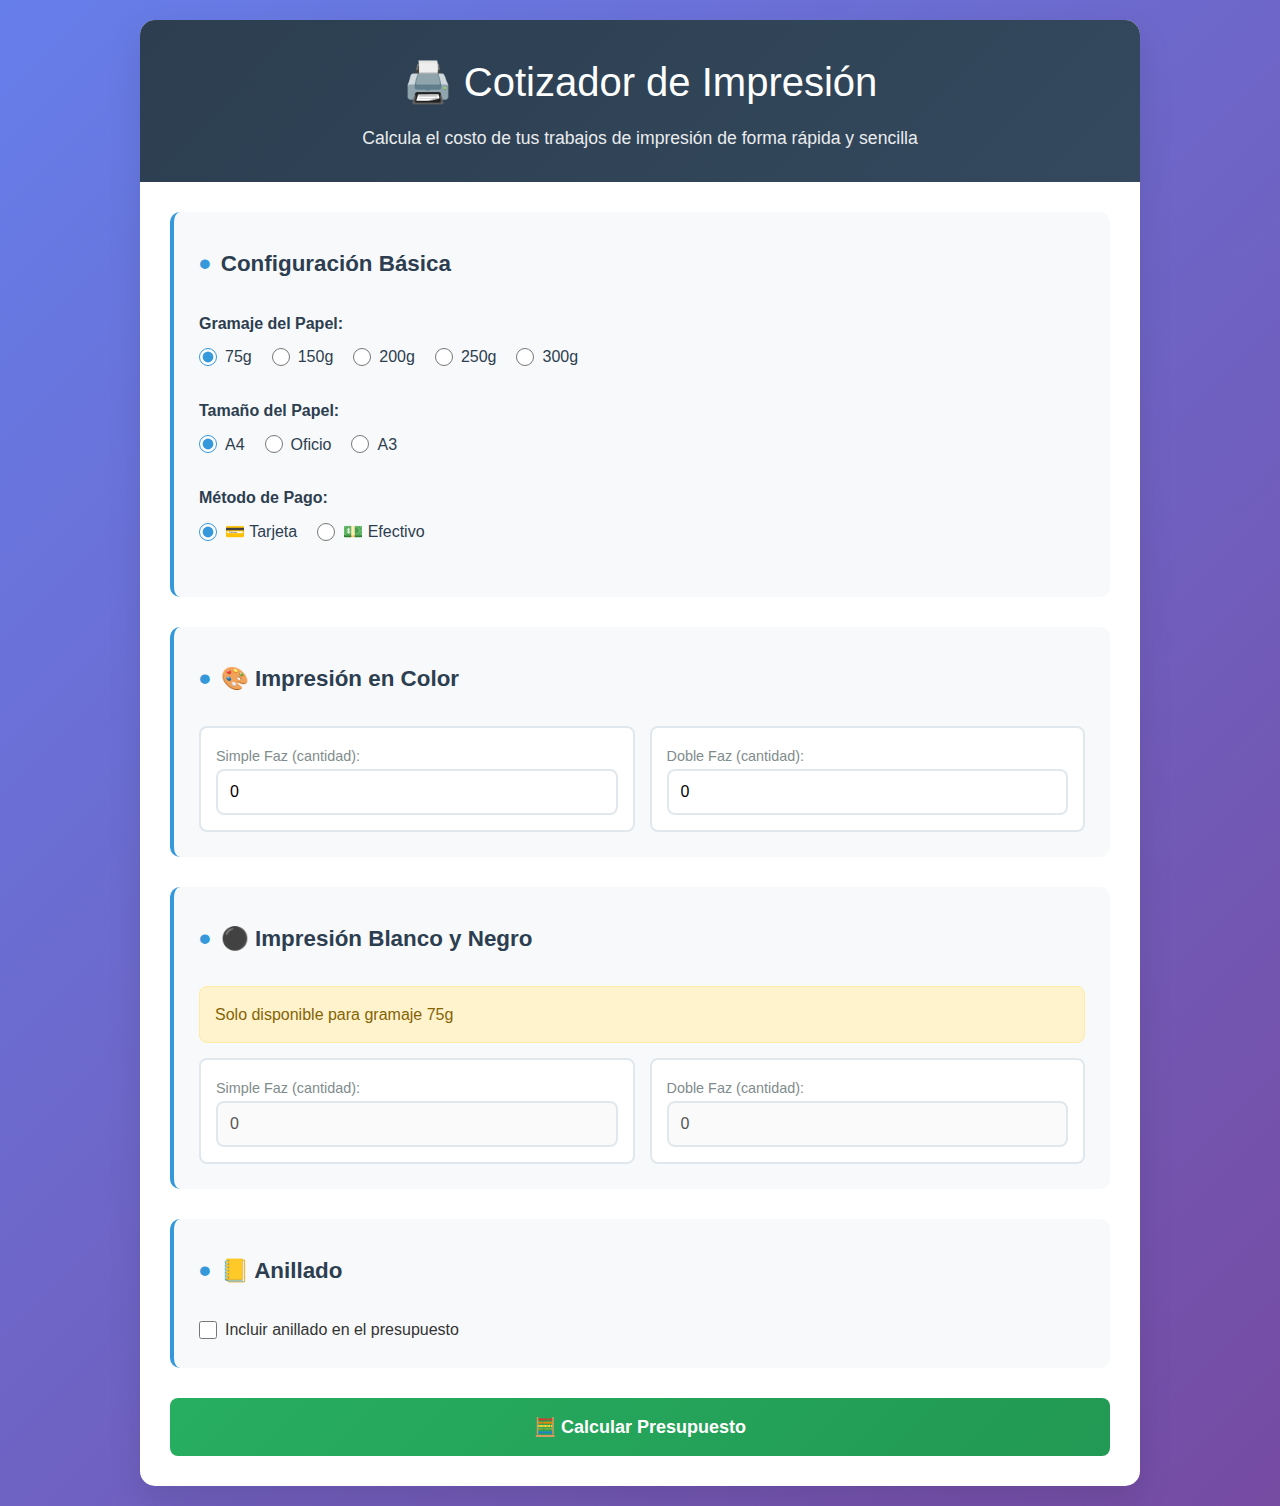
<file: app.html>
<!DOCTYPE html>
<html lang="es">
<head>
    <meta charset="UTF-8">
    <meta name="viewport" content="width=device-width, initial-scale=1.0">
    <title>Cotizador de Impresión</title>
    <style>
        * {
            box-sizing: border-box;
            margin: 0;
            padding: 0;
        }

        body {
            font-family: 'Segoe UI', Tahoma, Geneva, Verdana, sans-serif;
            line-height: 1.6;
            color: #333;
            background: linear-gradient(135deg, #667eea 0%, #764ba2 100%);
            min-height: 100vh;
            padding: 20px;
        }

        .container {
            max-width: 1000px;
            margin: 0 auto;
            background: white;
            border-radius: 15px;
            box-shadow: 0 15px 35px rgba(0, 0, 0, 0.1);
            overflow: hidden;
        }

        .header {
            background: linear-gradient(135deg, #2c3e50, #34495e);
            color: white;
            padding: 30px;
            text-align: center;
        }

        .header h1 {
            font-size: 2.5em;
            margin-bottom: 10px;
            font-weight: 300;
        }

        .header p {
            opacity: 0.9;
            font-size: 1.1em;
        }

        .form-container {
            padding: 30px;
        }

        .form-section {
            margin-bottom: 30px;
            padding: 25px;
            background: #f8f9fa;
            border-radius: 10px;
            border-left: 4px solid #3498db;
        }

        .form-section h2 {
            color: #2c3e50;
            margin-bottom: 20px;
            font-size: 1.4em;
            display: flex;
            align-items: center;
            gap: 10px;
        }

        .form-section h2::before {
            content: "•";
            color: #3498db;
            font-size: 1.5em;
        }

        .form-group {
            margin-bottom: 20px;
        }

        .form-group label {
            display: block;
            margin-bottom: 8px;
            font-weight: 600;
            color: #2c3e50;
        }

        .radio-group, .checkbox-group {
            display: flex;
            gap: 20px;
            flex-wrap: wrap;
        }

        .radio-group label, .checkbox-group label {
            display: flex;
            align-items: center;
            gap: 8px;
            font-weight: normal;
            cursor: pointer;
        }

        input[type="number"],
        select {
            width: 100%;
            padding: 12px;
            border: 2px solid #e1e8ed;
            border-radius: 8px;
            font-size: 16px;
            transition: all 0.3s ease;
        }

        input[type="number"]:focus,
        select:focus {
            outline: none;
            border-color: #3498db;
            box-shadow: 0 0 0 3px rgba(52, 152, 219, 0.1);
        }

        input[type="radio"],
        input[type="checkbox"] {
            width: 18px;
            height: 18px;
            accent-color: #3498db;
        }

        .quantity-inputs {
            display: grid;
            grid-template-columns: repeat(auto-fit, minmax(200px, 1fr));
            gap: 15px;
            margin-top: 15px;
        }

        .quantity-group {
            background: white;
            padding: 15px;
            border-radius: 8px;
            border: 2px solid #e1e8ed;
        }

        .quantity-group label {
            color: #7f8c8d;
            font-size: 0.9em;
            margin-bottom: 5px;
        }

        .btn {
            background: linear-gradient(135deg, #3498db, #2980b9);
            color: white;
            border: none;
            padding: 15px 30px;
            font-size: 16px;
            border-radius: 8px;
            cursor: pointer;
            transition: all 0.3s ease;
            font-weight: 600;
        }

        .btn:hover {
            transform: translateY(-2px);
            box-shadow: 0 5px 15px rgba(52, 152, 219, 0.3);
        }

        .btn-calculate {
            background: linear-gradient(135deg, #27ae60, #229954);
            width: 100%;
            font-size: 18px;
            padding: 18px;
        }

        .btn-calculate:hover {
            box-shadow: 0 5px 15px rgba(39, 174, 96, 0.3);
        }

        .results {
            margin-top: 30px;
            padding: 25px;
            background: #e8f5e8;
            border-radius: 10px;
            border-left: 4px solid #27ae60;
            display: none;
        }

        .results.show {
            display: block;
            animation: fadeIn 0.5s ease;
        }

        @keyframes fadeIn {
            from { opacity: 0; transform: translateY(10px); }
            to { opacity: 1; transform: translateY(0); }
        }

        .total {
            font-size: 2em;
            font-weight: bold;
            color: #27ae60;
            text-align: center;
            margin: 20px 0;
        }

        .items-list {
            margin: 20px 0;
        }

        .item {
            display: flex;
            justify-content: space-between;
            padding: 10px 0;
            border-bottom: 1px solid #d5dbdb;
        }

        .item:last-child {
            border-bottom: none;
        }

        .message {
            background: #fff3cd;
            border: 1px solid #ffeaa7;
            border-radius: 8px;
            padding: 15px;
            margin-top: 20px;
            color: #856404;
        }

        .message.error {
            background: #f8d7da;
            border-color: #f5c6cb;
            color: #721c24;
        }

        .print-type-section {
            background: white;
            padding: 20px;
            border-radius: 8px;
            margin-bottom: 15px;
            border: 2px solid #e1e8ed;
        }

        .print-type-section h3 {
            color: #2c3e50;
            margin-bottom: 15px;
            font-size: 1.2em;
        }

        @media (max-width: 768px) {
            .container {
                margin: 10px;
                border-radius: 10px;
            }
            
            .header {
                padding: 20px;
            }
            
            .header h1 {
                font-size: 2em;
            }
            
            .form-container {
                padding: 20px;
            }
            
            .radio-group, .checkbox-group {
                flex-direction: column;
                gap: 10px;
            }
            
            .quantity-inputs {
                grid-template-columns: 1fr;
            }
        }
    </style>
</head>
<body>
    <div class="container">
        <div class="header">
            <h1>🖨️ Cotizador de Impresión</h1>
            <p>Calcula el costo de tus trabajos de impresión de forma rápida y sencilla</p>
        </div>

        <div class="form-container">
            <form id="cotizadorForm">
                <!-- Configuración básica -->
                <div class="form-section">
                    <h2>Configuración Básica</h2>
                    
                    <div class="form-group">
                        <label>Gramaje del Papel:</label>
                        <div class="radio-group" id="gramajeGroup">
                            <!-- Se llena dinámicamente -->
                        </div>
                    </div>

                    <div class="form-group">
                        <label>Tamaño del Papel:</label>
                        <div class="radio-group" id="tamanoGroup">
                            <!-- Se llena dinámicamente -->
                        </div>
                    </div>

                    <div class="form-group">
                        <label>Método de Pago:</label>
                        <div class="radio-group">
                            <label>
                                <input type="radio" name="metodo_pago" value="tarjeta" checked>
                                💳 Tarjeta
                            </label>
                            <label>
                                <input type="radio" name="metodo_pago" value="efectivo">
                                💵 Efectivo
                            </label>
                        </div>
                    </div>
                </div>

                <!-- Impresión en Color -->
                <div class="form-section">
                    <h2>🎨 Impresión en Color</h2>
                    <div class="quantity-inputs">
                        <div class="quantity-group">
                            <label>Simple Faz (cantidad):</label>
                            <input type="number" id="color_simple" name="color_simple" min="0" value="0">
                        </div>
                        <div class="quantity-group">
                            <label>Doble Faz (cantidad):</label>
                            <input type="number" id="color_doble" name="color_doble" min="0" value="0">
                        </div>
                    </div>
                </div>

                <!-- Impresión Blanco y Negro -->
                <div class="form-section">
                    <h2>⚫ Impresión Blanco y Negro</h2>
                    <div class="message" id="bnMessage">
                        Solo disponible para gramaje 75g
                    </div>
                    <div class="quantity-inputs">
                        <div class="quantity-group">
                            <label>Simple Faz (cantidad):</label>
                            <input type="number" id="bn_simple" name="bn_simple" min="0" value="0" disabled>
                        </div>
                        <div class="quantity-group">
                            <label>Doble Faz (cantidad):</label>
                            <input type="number" id="bn_doble" name="bn_doble" min="0" value="0" disabled>
                        </div>
                    </div>
                </div>

                <!-- Anillado -->
                <div class="form-section">
                    <h2>📒 Anillado</h2>
                    <div class="checkbox-group">
                        <label>
                            <input type="checkbox" id="anillado" name="anillado" value="s">
                            Incluir anillado en el presupuesto
                        </label>
                    </div>
                </div>

                <button type="button" class="btn btn-calculate" onclick="calcularPresupuesto()">
                    🧮 Calcular Presupuesto
                </button>
            </form>

            <!-- Resultados -->
            <div class="results" id="results">
                <h2>📊 Resultado del Presupuesto</h2>
                <div class="total" id="totalAmount">$0.00</div>
                
                <div class="items-list" id="itemsList">
                    <!-- Los ítems se generan dinámicamente -->
                </div>
                
                <div class="message" id="resultMessage">
                    <!-- Mensajes informativos -->
                </div>
            </div>
        </div>
    </div>

    <script>
        // Matrices de precios (iguales a las de Python)
        const precios_bn = {
            "75g": {  
                "A4": {"simple": {"tarjeta": 167, "efectivo": 150}, "doble": {"tarjeta": 167*2, "efectivo": 150*2}},
                "Oficio": {"simple": {"tarjeta": 167, "efectivo": 150}, "doble": {"tarjeta": 167*2, "efectivo": 150*2}},
                "A3": {"simple": {"tarjeta": 245, "efectivo": 220}, "doble": {"tarjeta": 245*2, "efectivo": 220*2}}
            },
            "150g": {
                "A4": {"simple": {"tarjeta": 278, "efectivo": 250}, "doble": {"tarjeta": 445, "efectivo": 400}},
                "Oficio": {"simple": {"tarjeta": 410, "efectivo": 370}, "doble": {"tarjeta": 667, "efectivo": 600}},
                "A3": {"simple": {"tarjeta": 410, "efectivo": 370}, "doble": {"tarjeta": 667, "efectivo": 600}}
            },
            "200g": {
                "A4": {"simple": {"tarjeta": 367, "efectivo": 330}, "doble": {"tarjeta": 555, "efectivo": 500}},
                "Oficio": {"simple": {"tarjeta": 556, "efectivo": 500}, "doble": {"tarjeta": 889, "efectivo": 800}},
                "A3": {"simple": {"tarjeta": 556, "efectivo": 500}, "doble": {"tarjeta": 889, "efectivo": 800}}
            }
        };

        const precios_color = {
            "75g": {  
                "A4": {"simple": {"tarjeta": 555, "efectivo": 500}, "doble": {"tarjeta": 1000, "efectivo": 900}},
                "Oficio": {"simple": {"tarjeta": 610, "efectivo": 550}, "doble": {"tarjeta": 1055, "efectivo": 950}},
                "A3": {"simple": {"tarjeta": 1110, "efectivo": 1000}, "doble": {"tarjeta": 2000, "efectivo": 1800}}
            },
            "150g": {
                "A4": {"simple": {"tarjeta": 770, "efectivo": 700}, "doble": {"tarjeta": 1440, "efectivo": 1300}},
                "A3": {"simple": {"tarjeta": 1440, "efectivo": 1300}, "doble": {"tarjeta": 2600, "efectivo": 2400}}
            },
            "200g": {
                "A4": {"simple": {"tarjeta": 890, "efectivo": 800}, "doble": {"tarjeta": 1640, "efectivo": 1500}},
                "A3": {"simple": {"tarjeta": 1660, "efectivo": 1500}, "doble": {"tarjeta": 3110, "efectivo": 2800}}
            },
            "250g": {
                "A4": {"simple": {"tarjeta": 1220, "efectivo": 1100}, "doble": {"tarjeta": 2220, "efectivo": 2000}},
                "A3": {"simple": {"tarjeta": 1880, "efectivo": 1700}, "doble": {"tarjeta": 3550, "efectivo": 3200}}
            },
            "300g": {
                "A4": {"simple": {"tarjeta": 1330, "efectivo": 1200}, "doble": {"tarjeta": 2440, "efectivo": 2000}},
                "A3": {"simple": {"tarjeta": 2000, "efectivo": 1800}, "doble": {"tarjeta": 3770, "efectivo": 3400}}
            }
        };

        const anillado_precios = {
            "hasta_50": 2.0,
            "hasta_100": 3.0,
            "mas_100": 5.0
        };

        // Inicializar la aplicación
        document.addEventListener('DOMContentLoaded', function() {
            inicializarOpciones();
            configurarEventListeners();
        });

        function inicializarOpciones() {
            // Gramajes
            const gramajes = ['75g', '150g', '200g', '250g', '300g'];
            const gramajeGroup = document.getElementById('gramajeGroup');
            
            gramajes.forEach(gramaje => {
                const label = document.createElement('label');
                label.innerHTML = `
                    <input type="radio" name="gramaje" value="${gramaje}" ${gramaje === '75g' ? 'checked' : ''}>
                    ${gramaje}
                `;
                gramajeGroup.appendChild(label);
            });

            // Tamaños
            const tamanos = ['A4', 'Oficio', 'A3'];
            const tamanoGroup = document.getElementById('tamanoGroup');
            
            tamanos.forEach(tamano => {
                const label = document.createElement('label');
                label.innerHTML = `
                    <input type="radio" name="tamano" value="${tamano}" ${tamano === 'A4' ? 'checked' : ''}>
                    ${tamano}
                `;
                tamanoGroup.appendChild(label);
            });
        }

        function configurarEventListeners() {
            // Habilitar/deshabilitar B/N según gramaje
            document.querySelectorAll('input[name="gramaje"]').forEach(radio => {
                radio.addEventListener('change', function() {
                    const bnSimple = document.getElementById('bn_simple');
                    const bnDoble = document.getElementById('bn_doble');
                    const bnMessage = document.getElementById('bnMessage');
                    
                    if (this.value === '75g') {
                        bnSimple.disabled = false;
                        bnDoble.disabled = false;
                        bnMessage.style.display = 'none';
                    } else {
                        bnSimple.disabled = true;
                        bnDoble.disabled = true;
                        bnSimple.value = 0;
                        bnDoble.value = 0;
                        bnMessage.style.display = 'block';
                    }
                });
            });
        }

        function calcularCostoBN(cantidad_simple, cantidad_doble, tamano, metodo_pago) {
            const total_impresiones = cantidad_simple + (cantidad_doble * 2);
            let rango;
            
            if (total_impresiones <= 50) {
                rango = "1-50";
            } else if (total_impresiones <= 200) {
                rango = "51-200";
            } else {
                rango = "201+";
            }

            // Para simplificar, usamos precios fijos como en el ejemplo original
            const precio_simple = precios_bn["75g"][tamano]["simple"][metodo_pago];
            let costo_simple = 0;
            let costo_doble = 0;

            if (cantidad_simple > 0) {
                costo_simple = precio_simple * cantidad_simple;
            }
            if (cantidad_doble > 0) {
                costo_doble = (precio_simple * 2) * cantidad_doble;
            }

            return {
                costo: costo_simple + costo_doble,
                rango: rango,
                total_impresiones: total_impresiones,
                total_hojas: cantidad_simple + cantidad_doble
            };
        }

        function calcularCostoColor(cantidad_simple, cantidad_doble, gramaje, tamano, metodo_pago) {
            let costo_simple = 0;
            let costo_doble = 0;

            // Verificar si el tamaño está disponible para el gramaje
            if (!precios_color[gramaje] || !precios_color[gramaje][tamano]) {
                // Si no está disponible, usar A4 como fallback
                tamano = "A4";
            }

            if (cantidad_simple > 0) {
                costo_simple = precios_color[gramaje][tamano]["simple"][metodo_pago] * cantidad_simple;
            }
            if (cantidad_doble > 0) {
                costo_doble = precios_color[gramaje][tamano]["doble"][metodo_pago] * cantidad_doble;
            }

            return costo_simple + costo_doble;
        }

        function calcularPresupuesto() {
            // Obtener valores del formulario
            const gramaje = document.querySelector('input[name="gramaje"]:checked').value;
            const tamano = document.querySelector('input[name="tamano"]:checked').value;
            const metodo_pago = document.querySelector('input[name="metodo_pago"]:checked').value;
            
            const color_simple = parseInt(document.getElementById('color_simple').value) || 0;
            const color_doble = parseInt(document.getElementById('color_doble').value) || 0;
            const bn_simple = parseInt(document.getElementById('bn_simple').value) || 0;
            const bn_doble = parseInt(document.getElementById('bn_doble').value) || 0;
            const anillado = document.getElementById('anillado').checked;

            // Validaciones
            if (color_simple < 0 || color_doble < 0 || bn_simple < 0 || bn_doble < 0) {
                mostrarError("Las cantidades no pueden ser negativas.");
                return;
            }

            const total_hojas_fisicas = color_simple + color_doble + bn_simple + bn_doble;
            
            if (total_hojas_fisicas === 0) {
                mostrarError("Debes ingresar al menos una copia.");
                return;
            }

            // Calcular costos
            let total = 0;
            const items = [];
            let total_impresiones = 0;
            let mensaje_extra = "";

            // Costo color
            if (color_simple > 0 || color_doble > 0) {
                const costo_color = calcularCostoColor(color_simple, color_doble, gramaje, tamano, metodo_pago);
                total += costo_color;
                total_impresiones += color_simple + (color_doble * 2);

                if (color_simple > 0) {
                    items.push({
                        tipo: "Color Simple Faz",
                        cantidad: color_simple,
                        subtotal: calcularCostoColor(color_simple, 0, gramaje, tamano, metodo_pago)
                    });
                }
                if (color_doble > 0) {
                    items.push({
                        tipo: "Color Doble Faz",
                        cantidad: color_doble,
                        subtotal: calcularCostoColor(0, color_doble, gramaje, tamano, metodo_pago)
                    });
                }
            }

            // Costo B/N (solo para 75g)
            if ((bn_simple > 0 || bn_doble > 0) && gramaje === "75g") {
                const resultado_bn = calcularCostoBN(bn_simple, bn_doble, tamano, metodo_pago);
                total += resultado_bn.costo;
                total_impresiones += resultado_bn.total_impresiones;

                if (bn_simple > 0) {
                    items.push({
                        tipo: "B/N Simple Faz",
                        cantidad: bn_simple,
                        subtotal: calcularCostoBN(bn_simple, 0, tamano, metodo_pago).costo
                    });
                }
                if (bn_doble > 0) {
                    items.push({
                        tipo: "B/N Doble Faz",
                        cantidad: bn_doble,
                        subtotal: calcularCostoBN(0, bn_doble, tamano, metodo_pago).costo
                    });
                }

                mensaje_extra = `Promoción aplicada para B/N: Rango ${resultado_bn.rango}`;
            }

            // Anillado
            if (anillado) {
                let costo_anillado;
                if (total_hojas_fisicas <= 50) {
                    costo_anillado = anillado_precios.hasta_50;
                } else if (total_hojas_fisicas <= 100) {
                    costo_anillado = anillado_precios.hasta_100;
                } else {
                    costo_anillado = anillado_precios.mas_100;
                }
                
                total += costo_anillado;
                items.push({
                    tipo: "Anillado",
                    cantidad: 1,
                    subtotal: costo_anillado
                });
            }

            // Mostrar resultados
            mostrarResultados(total, items, total_hojas_fisicas, total_impresiones, mensaje_extra);
        }

        function mostrarResultados(total, items, total_hojas, total_impresiones, mensaje_extra) {
            const resultsDiv = document.getElementById('results');
            const totalAmount = document.getElementById('totalAmount');
            const itemsList = document.getElementById('itemsList');
            const resultMessage = document.getElementById('resultMessage');

            // Actualizar total
            totalAmount.textContent = `$${total.toFixed(2)}`;

            // Actualizar lista de items
            itemsList.innerHTML = '';
            items.forEach(item => {
                const itemDiv = document.createElement('div');
                itemDiv.className = 'item';
                itemDiv.innerHTML = `
                    <span>${item.tipo} (${item.cantidad})</span>
                    <span>$${item.subtotal.toFixed(2)}</span>
                `;
                itemsList.appendChild(itemDiv);
            });

            // Actualizar mensaje
            let mensaje = `Presupuesto calculado exitosamente.<br>`;
            mensaje += `Total de hojas físicas: ${total_hojas}<br>`;
            mensaje += `Total de impresiones: ${total_impresiones}<br>`;
            if (mensaje_extra) {
                mensaje += mensaje_extra;
            }

            resultMessage.innerHTML = mensaje;
            resultMessage.className = 'message';

            // Mostrar resultados
            resultsDiv.classList.add('show');
        }

        function mostrarError(mensaje) {
            const resultMessage = document.getElementById('resultMessage');
            resultMessage.textContent = mensaje;
            resultMessage.className = 'message error';
            document.getElementById('results').classList.add('show');
        }
    </script>
</body>
</html>
</file>
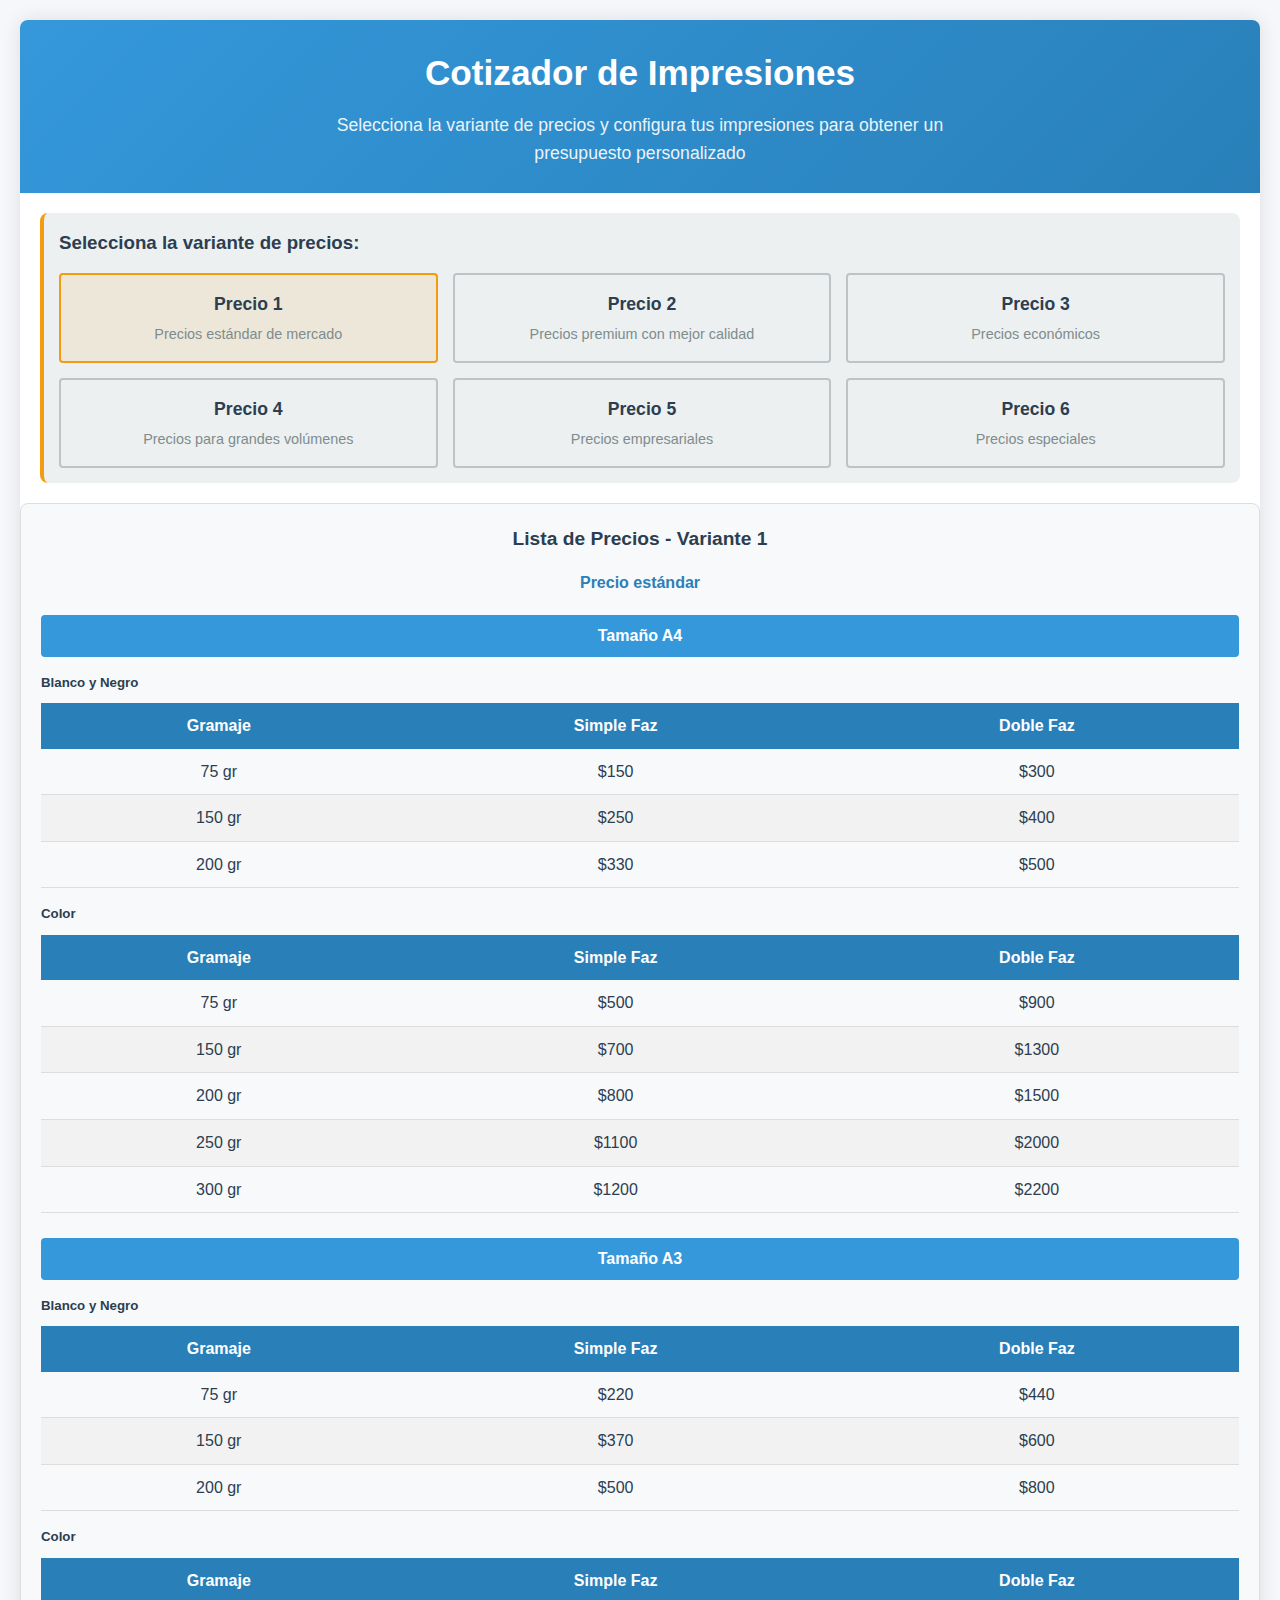
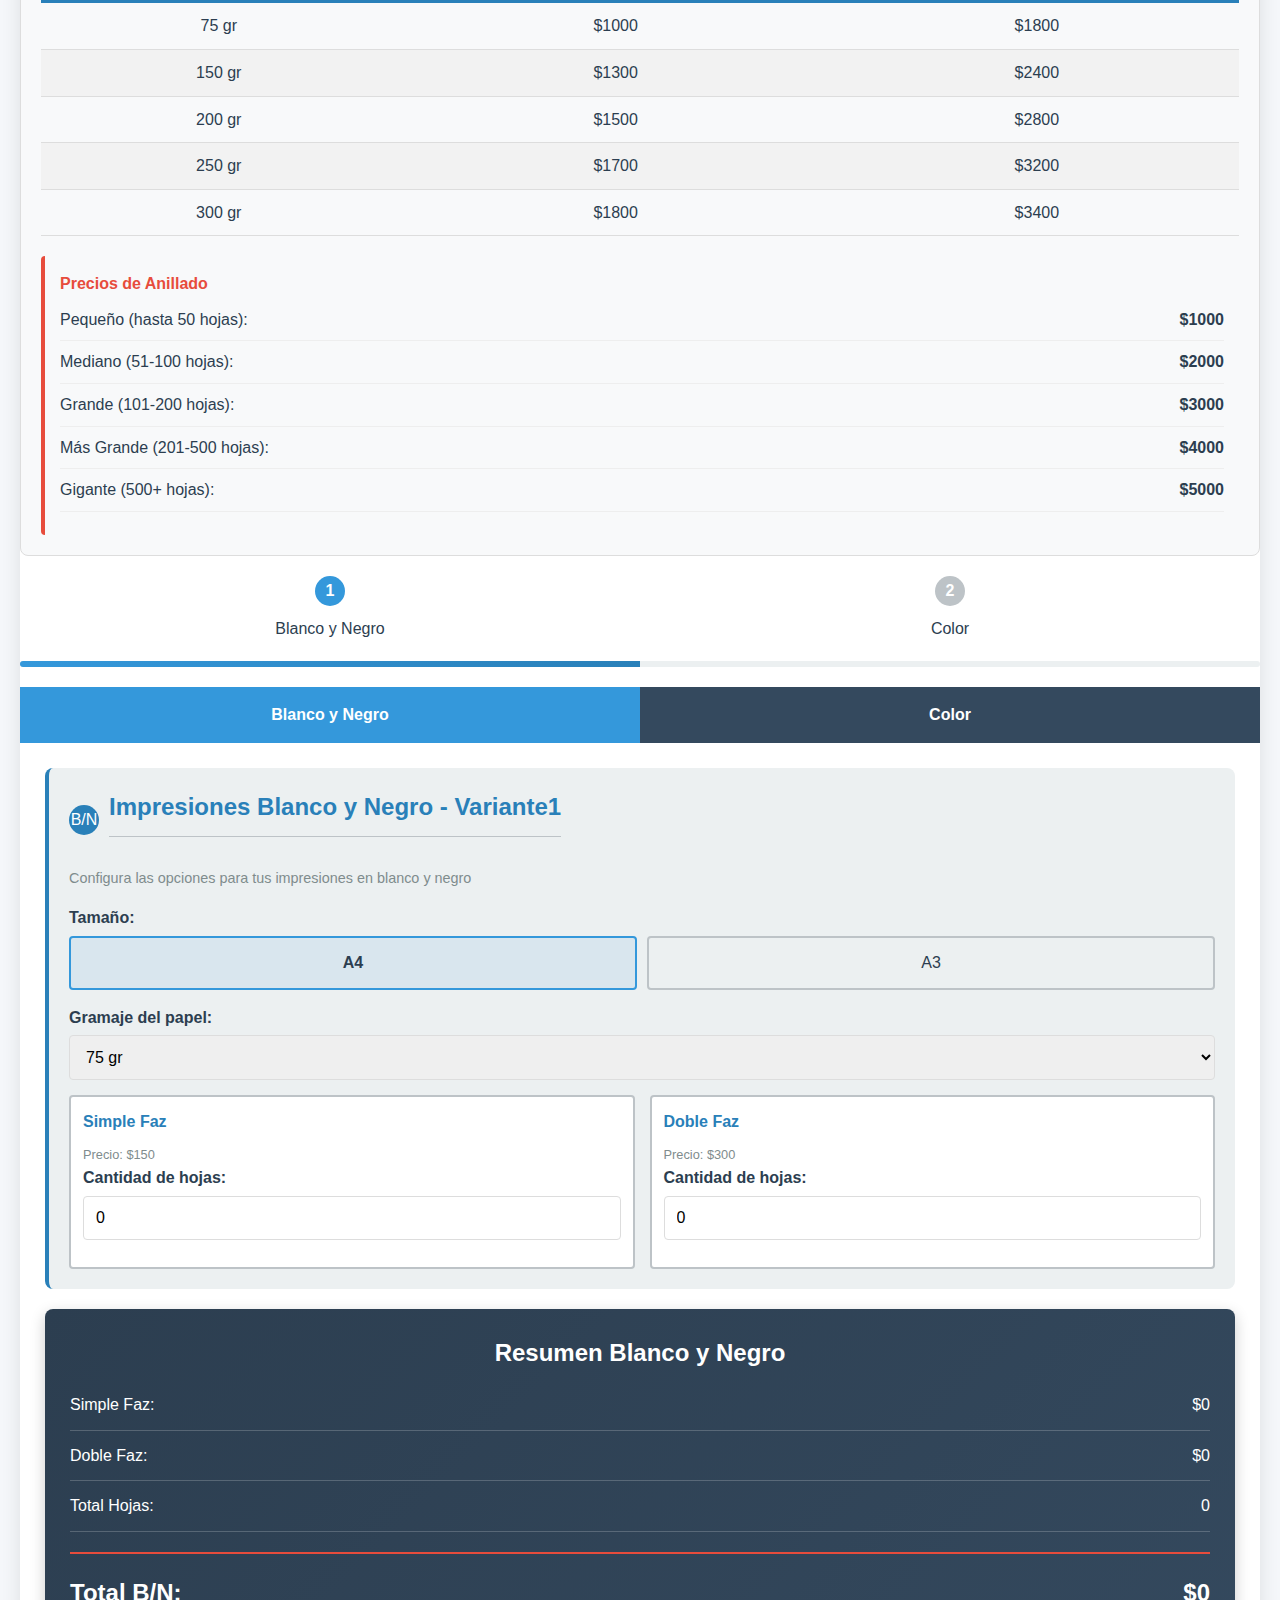
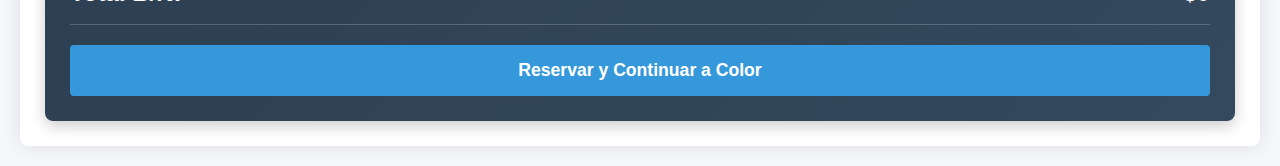
<file: app13.html>
<!DOCTYPE html>
<html lang="es">
<head>
    <meta charset="UTF-8">
    <meta name="viewport" content="width=device-width, initial-scale=1.0">
    <title>Cotizador de Impresiones - Variantes de Precio</title>
    <style>
        :root {
            --primary-color: #3498db;
            --secondary-color: #2980b9;
            --accent-color: #e74c3c;
            --light-color: #ecf0f1;
            --dark-color: #2c3e50;
            --success-color: #2ecc71;
            --warning-color: #f39c12;
            --border-radius: 8px;
        }
        
        * {
            box-sizing: border-box;
            margin: 0;
            padding: 0;
            font-family: 'Segoe UI', Tahoma, Geneva, Verdana, sans-serif;
        }
        
        body {
            background-color: #f5f7fa;
            color: var(--dark-color);
            line-height: 1.6;
            padding: 20px;
        }
        
        .container {
            max-width: 1400px;
            margin: 0 auto;
            background-color: white;
            border-radius: var(--border-radius);
            box-shadow: 0 0 20px rgba(0, 0, 0, 0.1);
            overflow: hidden;
        }
        
        header {
            background: linear-gradient(135deg, var(--primary-color), var(--secondary-color));
            color: white;
            padding: 25px;
            text-align: center;
        }
        
        h1 {
            margin-bottom: 10px;
            font-size: 2.2rem;
        }
        
        .description {
            font-size: 1.1rem;
            opacity: 0.9;
            max-width: 700px;
            margin: 0 auto;
        }
        
        .price-variant-selector {
            background-color: var(--light-color);
            padding: 15px;
            margin: 20px;
            border-radius: var(--border-radius);
            border-left: 4px solid var(--warning-color);
        }
        
        .variant-options {
            display: grid;
            grid-template-columns: repeat(3, 1fr);
            gap: 15px;
            margin-top: 15px;
        }
        
        .variant-option {
            padding: 15px;
            border: 2px solid #bdc3c7;
            border-radius: 4px;
            cursor: pointer;
            transition: all 0.3s;
            text-align: center;
        }
        
        .variant-option.selected {
            border-color: var(--warning-color);
            background-color: rgba(243, 156, 18, 0.1);
        }
        
        .variant-name {
            font-weight: bold;
            font-size: 1.1rem;
            color: var(--dark-color);
            margin-bottom: 5px;
        }
        
        .variant-description {
            font-size: 0.9rem;
            color: #7f8c8d;
        }
        
        .tabs {
            display: flex;
            background-color: #34495e;
        }
        
        .tab {
            flex: 1;
            padding: 15px;
            text-align: center;
            color: white;
            cursor: pointer;
            transition: background-color 0.3s;
            font-weight: bold;
        }
        
        .tab.active {
            background-color: var(--primary-color);
        }
        
        .tab-content {
            display: none;
            padding: 25px;
        }
        
        .tab-content.active {
            display: block;
        }
        
        .section {
            background-color: var(--light-color);
            border-radius: var(--border-radius);
            padding: 20px;
            margin-bottom: 20px;
            border-left: 4px solid var(--secondary-color);
        }
        
        .section-title {
            color: var(--secondary-color);
            margin-bottom: 15px;
            padding-bottom: 10px;
            border-bottom: 1px solid #bdc3c7;
            display: flex;
            align-items: center;
        }
        
        .form-group {
            margin-bottom: 15px;
        }
        
        label {
            display: block;
            margin-bottom: 5px;
            font-weight: 600;
        }
        
        select, input {
            width: 100%;
            padding: 12px;
            border: 1px solid #ddd;
            border-radius: 4px;
            font-size: 1rem;
            transition: border-color 0.3s;
        }
        
        select:focus, input:focus {
            border-color: var(--primary-color);
            outline: none;
        }
        
        .checkbox-group {
            display: flex;
            align-items: center;
            margin-top: 10px;
        }
        
        .checkbox-group input {
            width: auto;
            margin-right: 10px;
        }
        
        .summary {
            background: linear-gradient(135deg, var(--dark-color), #34495e);
            color: white;
            padding: 25px;
            border-radius: var(--border-radius);
            box-shadow: 0 5px 15px rgba(0, 0, 0, 0.2);
        }
        
        .summary-title {
            text-align: center;
            margin-bottom: 20px;
            font-size: 1.5rem;
        }
        
        .summary-item {
            display: flex;
            justify-content: space-between;
            margin-bottom: 12px;
            padding-bottom: 12px;
            border-bottom: 1px solid rgba(255, 255, 255, 0.2);
        }
        
        .total {
            font-size: 1.5rem;
            font-weight: bold;
            margin-top: 20px;
            padding-top: 20px;
            border-top: 2px solid var(--accent-color);
        }
        
        .btn {
            display: block;
            width: 100%;
            padding: 15px;
            background-color: var(--accent-color);
            color: white;
            border: none;
            border-radius: 4px;
            font-size: 1.1rem;
            cursor: pointer;
            margin-top: 20px;
            transition: background-color 0.3s;
            font-weight: bold;
        }
        
        .btn:hover {
            background-color: #c0392b;
            transform: translateY(-2px);
            box-shadow: 0 4px 8px rgba(0, 0, 0, 0.2);
        }
        
        .btn-secondary {
            background-color: var(--primary-color);
        }
        
        .btn-secondary:hover {
            background-color: var(--secondary-color);
        }
        
        .hidden {
            display: none;
        }
        
        .faz-section {
            display: flex;
            gap: 15px;
            margin-top: 10px;
        }
        
        .faz-option {
            flex: 1;
            padding: 12px;
            border: 2px solid #bdc3c7;
            border-radius: 4px;
            background-color: white;
        }
        
        .faz-title {
            font-weight: bold;
            margin-bottom: 10px;
            color: var(--secondary-color);
        }
        
        .section-icon {
            width: 30px;
            height: 30px;
            background-color: var(--secondary-color);
            border-radius: 50%;
            display: flex;
            align-items: center;
            justify-content: center;
            margin-right: 10px;
            color: white;
        }
        
        .section-header {
            display: flex;
            align-items: center;
            margin-bottom: 15px;
        }
        
        .section-subtitle {
            font-size: 0.9rem;
            color: #7f8c8d;
            margin-bottom: 15px;
        }
        
        .notification {
            padding: 10px;
            background-color: var(--success-color);
            color: white;
            border-radius: 4px;
            margin-top: 15px;
            text-align: center;
            display: none;
        }
        
        .resumen-reserva {
            background-color: rgba(255, 255, 255, 0.1);
            padding: 15px;
            border-radius: 4px;
            margin-top: 20px;
        }
        
        .resumen-reserva-title {
            font-weight: bold;
            margin-bottom: 10px;
            text-align: center;
        }
        
        .progress-bar {
            height: 6px;
            background-color: #ecf0f1;
            border-radius: 3px;
            margin: 20px 0;
            overflow: hidden;
        }
        
        .progress {
            height: 100%;
            background: linear-gradient(90deg, var(--primary-color), var(--secondary-color));
            width: 50%;
            transition: width 0.5s;
        }
        
        .step-indicator {
            display: flex;
            justify-content: space-between;
            margin-bottom: 20px;
        }
        
        .step {
            text-align: center;
            flex: 1;
            position: relative;
        }
        
        .step-number {
            width: 30px;
            height: 30px;
            background-color: #bdc3c7;
            color: white;
            border-radius: 50%;
            display: flex;
            align-items: center;
            justify-content: center;
            margin: 0 auto 10px;
            font-weight: bold;
        }
        
        .step.active .step-number {
            background-color: var(--primary-color);
        }
        
        .step.completed .step-number {
            background-color: var(--success-color);
        }

        .price-info {
            font-size: 0.8rem;
            color: #7f8c8d;
            margin-top: 5px;
        }

        .tamaño-selector {
            display: flex;
            gap: 10px;
            margin-bottom: 15px;
        }

        .tamaño-option {
            flex: 1;
            text-align: center;
            padding: 12px;
            border: 2px solid #bdc3c7;
            border-radius: 4px;
            cursor: pointer;
            transition: all 0.3s;
        }

        .tamaño-option.selected {
            border-color: var(--primary-color);
            background-color: rgba(52, 152, 219, 0.1);
            font-weight: bold;
        }

        .price-list {
            background-color: #f8f9fa;
            border-radius: var(--border-radius);
            padding: 20px;
            margin: 20px 0;
            border: 1px solid #ddd;
        }

        .price-list-title {
            color: var(--dark-color);
            margin-bottom: 15px;
            text-align: center;
            font-size: 1.2rem;
        }

        .price-table {
            width: 100%;
            border-collapse: collapse;
        }

        .price-table th {
            background-color: var(--secondary-color);
            color: white;
            padding: 10px;
            text-align: center;
        }

        .price-table td {
            padding: 10px;
            text-align: center;
            border-bottom: 1px solid #ddd;
        }

        .price-table tr:nth-child(even) {
            background-color: #f2f2f2;
        }

        .variant-highlight {
            background-color: rgba(243, 156, 18, 0.2) !important;
            font-weight: bold;
        }
        
        .category-title {
            background-color: var(--primary-color);
            color: white;
            font-weight: bold;
            padding: 8px;
            margin-top: 15px;
            border-radius: 4px;
            text-align: center;
        }
        
        .anillado-price {
            background-color: #f8f9fa;
            padding: 15px;
            border-radius: 4px;
            margin-top: 20px;
            border-left: 4px solid var(--accent-color);
        }
        
        .anillado-price h4 {
            color: var(--accent-color);
            margin-bottom: 10px;
        }
        
        .anillado-price-item {
            display: flex;
            justify-content: space-between;
            margin-bottom: 8px;
            padding-bottom: 8px;
            border-bottom: 1px solid #eee;
        }
    </style>
</head>
<body>
    <div class="container">
        <header>
            <h1>Cotizador de Impresiones</h1>
            <p class="description">Selecciona la variante de precios y configura tus impresiones para obtener un presupuesto personalizado</p>
        </header>

        <!-- Selector de variantes de precio -->
        <div class="price-variant-selector">
            <h3>Selecciona la variante de precios:</h3>
            <div class="variant-options">
                <div class="variant-option selected" data-variant="1">
                    <div class="variant-name">Precio 1</div>
                    <div class="variant-description">Precios estándar de mercado</div>
                </div>
                <div class="variant-option" data-variant="2">
                    <div class="variant-name">Precio 2</div>
                    <div class="variant-description">Precios premium con mejor calidad</div>
                </div>
                <div class="variant-option" data-variant="3">
                    <div class="variant-name">Precio 3</div>
                    <div class="variant-description">Precios económicos</div>
                </div>
                <div class="variant-option" data-variant="4">
                    <div class="variant-name">Precio 4</div>
                    <div class="variant-description">Precios para grandes volúmenes</div>
                </div>
                <div class="variant-option" data-variant="5">
                    <div class="variant-name">Precio 5</div>
                    <div class="variant-description">Precios empresariales</div>
                </div>
                <div class="variant-option" data-variant="6">
                    <div class="variant-name">Precio 6</div>
                    <div class="variant-description">Precios especiales</div>
                </div>
            </div>
            <input type="hidden" id="price-variant" value="1">
        </div>

        <!-- Lista de precios de la variante seleccionada -->
        <div class="price-list" id="price-list">
            <h4 class="price-list-title">Lista de Precios - Variante <span id="variant-title">1</span></h4>
            <div id="price-list-content">
                <!-- Los precios se cargarán dinámicamente desde el JSON -->
                <p style="text-align: center; padding: 20px;">Cargando lista de precios...</p>
            </div>
        </div>
        
        <div class="step-indicator">
            <div class="step active" id="step1">
                <div class="step-number">1</div>
                <div>Blanco y Negro</div>
            </div>
            <div class="step" id="step2">
                <div class="step-number">2</div>
                <div>Color</div>
            </div>
        </div>
        
        <div class="progress-bar">
            <div class="progress" id="progress"></div>
        </div>
        
        <div class="tabs">
            <div class="tab active" data-tab="blanco-negro">Blanco y Negro</div>
            <div class="tab" data-tab="color">Color</div>
        </div>
        
        <div class="tab-content active" id="blanco-negro">
            <div class="section">
                <div class="section-header">
                    <div class="section-icon">B/N</div>
                    <h2 class="section-title">Impresiones Blanco y Negro - Variante <span id="variant-indicator-bn">1</span></h2>
                </div>
                <p class="section-subtitle">Configura las opciones para tus impresiones en blanco y negro</p>
                
                <div class="form-group">
                    <label>Tamaño:</label>
                    <div class="tamaño-selector">
                        <div class="tamaño-option selected" data-tamaño="a4">A4</div>
                        <div class="tamaño-option" data-tamaño="a3">A3</div>
                    </div>
                    <input type="hidden" id="bw-tamaño" value="a4">
                </div>
                
                <div class="form-group">
                    <label for="bw-gramaje">Gramaje del papel:</label>
                    <select id="bw-gramaje">
                        <!-- Opciones se cargarán dinámicamente -->
                    </select>
                </div>
                
                <div class="faz-section">
                    <div class="faz-option">
                        <div class="faz-title">Simple Faz</div>
                        <div class="price-info" id="bw-simple-price">Precio: -</div>
                        <div class="form-group">
                            <label for="bw-simple-cantidad">Cantidad de hojas:</label>
                            <input type="number" id="bw-simple-cantidad" min="0" value="0">
                        </div>
                    </div>
                    
                    <div class="faz-option">
                        <div class="faz-title">Doble Faz</div>
                        <div class="price-info" id="bw-doble-price">Precio: -</div>
                        <div class="form-group">
                            <label for="bw-doble-cantidad">Cantidad de hojas:</label>
                            <input type="number" id="bw-doble-cantidad" min="0" value="0">
                        </div>
                    </div>
                </div>
            </div>
            
            <div class="summary">
                <h2 class="summary-title">Resumen Blanco y Negro</h2>
                
                <div class="summary-item">
                    <span>Simple Faz:</span>
                    <span id="resumen-bw-simple">$0</span>
                </div>
                
                <div class="summary-item">
                    <span>Doble Faz:</span>
                    <span id="resumen-bw-doble">$0</span>
                </div>
                
                <div class="summary-item">
                    <span>Total Hojas:</span>
                    <span id="resumen-bw-hojas">0</span>
                </div>
                
                <div class="summary-item total">
                    <span>Total B/N:</span>
                    <span id="resumen-bw-total">$0</span>
                </div>
                
                <button class="btn btn-secondary" id="reservar-bn">Reservar y Continuar a Color</button>
                
                <div class="notification" id="notification-bn">
                    ¡Impresiones en Blanco y Negro reservadas correctamente!
                </div>
            </div>
        </div>
        
        <div class="tab-content" id="color">
            <div class="section">
                <div class="section-header">
                    <div class="section-icon" style="background-color: #e74c3c;">COL</div>
                    <h2 class="section-title">Impresiones Color - Variante <span id="variant-indicator-color">1</span></h2>
                </div>
                <p class="section-subtitle">Configura las opciones para tus impresiones a color</p>
                
                <div class="form-group">
                    <label>Tamaño:</label>
                    <div class="tamaño-selector">
                        <div class="tamaño-option selected" data-tamaño="a4">A4</div>
                        <div class="tamaño-option" data-tamaño="a3">A3</div>
                    </div>
                    <input type="hidden" id="color-tamaño" value="a4">
                </div>
                
                <div class="form-group">
                    <label for="color-gramaje">Gramaje del papel:</label>
                    <select id="color-gramaje">
                        <!-- Opciones se cargarán dinámicamente -->
                    </select>
                </div>
                
                <div class="faz-section">
                    <div class="faz-option">
                        <div class="faz-title">Simple Faz</div>
                        <div class="price-info" id="color-simple-price">Precio: -</div>
                        <div class="form-group">
                            <label for="color-simple-cantidad">Cantidad de hojas:</label>
                            <input type="number" id="color-simple-cantidad" min="0" value="0">
                        </div>
                    </div>
                    
                    <div class="faz-option">
                        <div class="faz-title">Doble Faz</div>
                        <div class="price-info" id="color-doble-price">Precio: -</div>
                        <div class="form-group">
                            <label for="color-doble-cantidad">Cantidad de hojas:</label>
                            <input type="number" id="color-doble-cantidad" min="0" value="0">
                        </div>
                    </div>
                </div>
                
                <div class="form-group">
                    <div class="checkbox-group">
                        <input type="checkbox" id="anillado">
                        <label for="anillado">Incluir anillado</label>
                    </div>
                    
                    <div id="anillado-options" class="hidden">
                        <div class="form-group">
                            <label for="tipo-anillado">Tipo de anillado:</label>
                            <select id="tipo-anillado">
                                <option value="pequeño">Pequeño (hasta 50 hojas) - $0</option>
                                <option value="mediano">Mediano (51-100 hojas) - $0</option>
                                <option value="grande">Grande (101-200 hojas) - $0</option>
                                <option value="mas_grande">Más Grande (201-500 hojas) - $0</option>
                                <option value="gigante">Gigante (500+ hojas) - $0</option>
                            </select>
                        </div>
                    </div>
                </div>
            </div>
            
            <div class="summary">
                <h2 class="summary-title">Resumen Completo</h2>
                
                <div class="resumen-reserva">
                    <div class="resumen-reserva-title">Reserva Blanco y Negro</div>
                    <div class="summary-item">
                        <span>Total B/N:</span>
                        <span id="reserva-bn-total">$0</span>
                    </div>
                    <div class="summary-item">
                        <span>Hojas B/N:</span>
                        <span id="reserva-bn-hojas">0</span>
                    </div>
                </div>
                
                <div class="summary-item">
                    <span>Color Simple Faz:</span>
                    <span id="resumen-color-simple">$0</span>
                </div>
                
                <div class="summary-item">
                    <span>Color Doble Faz:</span>
                    <span id="resumen-color-doble">$0</span>
                </div>
                
                <div class="summary-item">
                    <span>Total Hojas Color:</span>
                    <span id="resumen-color-hojas">0</span>
                </div>
                
                <div class="summary-item">
                    <span>Anillado:</span>
                    <span id="resumen-anillado">$0</span>
                </div>
                
                <div class="summary-item total">
                    <span>Total General:</span>
                    <span id="resumen-total">$0</span>
                </div>
                
                <button class="btn" id="calcular-final">Calcular Cotización Final</button>
                
                <div class="notification" id="notification-color">
                    ¡Cotización final calculada correctamente!
                </div>
            </div>
        </div>
    </div>

    <script>
        // Cargar precios desde archivo JSON
        let precios = {};
        let currentVariant = "1";
        
        async function cargarPrecios() {
            try {
                const resp = await fetch("preciosani.json");
                precios = await resp.json();
                init();
            } catch (error) {
                console.error('Error al cargar los precios:', error);
                alert('Error al cargar los precios. Por favor, verifica que el archivo preciosani.json exista.');
            }
        }

        cargarPrecios();        
        
        // Variables globales
        let reservaBn = {
            total: 0,
            hojas: 0,
            tamaño: "a4",
            variant: "1"
        };
        
        // Elementos del DOM
        const variantInput = document.getElementById('price-variant');
        const variantTitle = document.getElementById('variant-title');
        const variantIndicatorBn = document.getElementById('variant-indicator-bn');
        const variantIndicatorColor = document.getElementById('variant-indicator-color');
        const priceListContent = document.getElementById('price-list-content');
        
        const tamañoBwInput = document.getElementById('bw-tamaño');
        const gramajeBw = document.getElementById('bw-gramaje');
        const cantidadBwSimple = document.getElementById('bw-simple-cantidad');
        const cantidadBwDoble = document.getElementById('bw-doble-cantidad');
        const bwSimplePrice = document.getElementById('bw-simple-price');
        const bwDoblePrice = document.getElementById('bw-doble-price');
        
        const resumenBwSimple = document.getElementById('resumen-bw-simple');
        const resumenBwDoble = document.getElementById('resumen-bw-doble');
        const resumenBwHojas = document.getElementById('resumen-bw-hojas');
        const resumenBwTotal = document.getElementById('resumen-bw-total');
        
        const tamañoColorInput = document.getElementById('color-tamaño');
        const gramajeColor = document.getElementById('color-gramaje');
        const cantidadColorSimple = document.getElementById('color-simple-cantidad');
        const cantidadColorDoble = document.getElementById('color-doble-cantidad');
        const colorSimplePrice = document.getElementById('color-simple-price');
        const colorDoblePrice = document.getElementById('color-doble-price');
        
        const anilladoCheckbox = document.getElementById('anillado');
        const anilladoOptions = document.getElementById('anillado-options');
        const tipoAnillado = document.getElementById('tipo-anillado');
        
        const reservaBnTotal = document.getElementById('reserva-bn-total');
        const reservaBnHojas = document.getElementById('reserva-bn-hojas');
        const resumenColorSimple = document.getElementById('resumen-color-simple');
        const resumenColorDoble = document.getElementById('resumen-color-doble');
        const resumenColorHojas = document.getElementById('resumen-color-hojas');
        const resumenAnillado = document.getElementById('resumen-anillado');
        const resumenTotal = document.getElementById('resumen-total');
        
        const btnReservarBn = document.getElementById('reservar-bn');
        const btnCalcularFinal = document.getElementById('calcular-final');
        const notificationBn = document.getElementById('notification-bn');
        const notificationColor = document.getElementById('notification-color');
        
        // Configurar selectores de variante
        function setupVariantSelectors() {
            const variantOptions = document.querySelectorAll('.variant-option');
            
            variantOptions.forEach(option => {
                option.addEventListener('click', function() {
                    const variant = this.getAttribute('data-variant');
                    
                    // Remover selección de otras opciones
                    variantOptions.forEach(opt => {
                        opt.classList.remove('selected');
                    });
                    
                    // Seleccionar la opción actual
                    this.classList.add('selected');
                    
                    // Actualizar variante actual
                    currentVariant = variant;
                    variantInput.value = variant;
                    variantTitle.textContent = variant;
                    variantIndicatorBn.textContent = variant;
                    variantIndicatorColor.textContent = variant;
                    
                    // Actualizar lista de precios
                    updatePriceList(variant);
                    
                    // Actualizar opciones de gramaje
                    actualizarOpcionesGramaje();
                    
                    // Actualizar precios mostrados
                    actualizarPreciosMostrados();
                    
                    // Actualizar precios de anillado
                    actualizarPreciosAnillado();
                    
                    // Recalcular cotizaciones
                    calcularCotizacionBn();
                    calcularCotizacionColor();
                });
            });
        }
        
        // Actualizar lista de precios de la variante seleccionada
        function updatePriceList(variant) {
            const priceListContent = document.getElementById('price-list-content');
            
            // Verificar que los precios estén cargados
            if (!precios || Object.keys(precios).length === 0) {
                priceListContent.innerHTML = '<p style="text-align: center; padding: 20px;">Cargando lista de precios...</p>';
                return;
            }
            
            const preciosActuales = precios[variant];
            if (!preciosActuales) {
                priceListContent.innerHTML = '<p style="text-align: center; padding: 20px; color: #e74c3c;">No hay precios disponibles para esta variante.</p>';
                return;
            }
            
            let html = '';
            
            // Título con el nombre de la variante
            html += `<div style="margin-bottom: 20px; text-align: center;">`;
            html += `<h4 style="color: var(--secondary-color); margin-bottom: 10px;">${preciosActuales.nombre || 'Variante ' + variant}</h4>`;
            html += `</div>`;
            
            // Precios para A4
            html += `<div class="category-title">Tamaño A4</div>`;
            
            // Blanco y Negro A4
            if (preciosActuales.a4 && preciosActuales.a4.blancoNegro) {
                html += `<h5 style="margin: 15px 0 10px 0; color: var(--dark-color);">Blanco y Negro</h5>`;
                html += `<table class="price-table">`;
                html += `<thead><tr><th>Gramaje</th><th>Simple Faz</th><th>Doble Faz</th></tr></thead>`;
                html += `<tbody>`;
                
                const gramajesBn = Object.keys(preciosActuales.a4.blancoNegro.simple || {});
                gramajesBn.forEach(gramaje => {
                    const precioSimple = preciosActuales.a4.blancoNegro.simple[gramaje] || '-';
                    const precioDoble = preciosActuales.a4.blancoNegro.doble[gramaje] || '-';
                    
                    html += `<tr>`;
                    html += `<td>${gramaje} gr</td>`;
                    html += `<td>${precioSimple === '-' ? '-' : '$' + precioSimple}</td>`;
                    html += `<td>${precioDoble === '-' ? '-' : '$' + precioDoble}</td>`;
                    html += `</tr>`;
                });
                
                html += `</tbody></table>`;
            }
            
            // Color A4
            if (preciosActuales.a4 && preciosActuales.a4.color) {
                html += `<h5 style="margin: 15px 0 10px 0; color: var(--dark-color);">Color</h5>`;
                html += `<table class="price-table">`;
                html += `<thead><tr><th>Gramaje</th><th>Simple Faz</th><th>Doble Faz</th></tr></thead>`;
                html += `<tbody>`;
                
                const gramajesColor = Object.keys(preciosActuales.a4.color.simple || {});
                gramajesColor.forEach(gramaje => {
                    const precioSimple = preciosActuales.a4.color.simple[gramaje] || '-';
                    const precioDoble = preciosActuales.a4.color.doble[gramaje] || '-';
                    
                    html += `<tr>`;
                    html += `<td>${gramaje} gr</td>`;
                    html += `<td>${precioSimple === '-' ? '-' : '$' + precioSimple}</td>`;
                    html += `<td>${precioDoble === '-' ? '-' : '$' + precioDoble}</td>`;
                    html += `</tr>`;
                });
                
                html += `</tbody></table>`;
            }
            
            // Precios para A3
            html += `<div class="category-title" style="margin-top: 25px;">Tamaño A3</div>`;
            
            // Blanco y Negro A3
            if (preciosActuales.a3 && preciosActuales.a3.blancoNegro) {
                html += `<h5 style="margin: 15px 0 10px 0; color: var(--dark-color);">Blanco y Negro</h5>`;
                html += `<table class="price-table">`;
                html += `<thead><tr><th>Gramaje</th><th>Simple Faz</th><th>Doble Faz</th></tr></thead>`;
                html += `<tbody>`;
                
                const gramajesBnA3 = Object.keys(preciosActuales.a3.blancoNegro.simple || {});
                gramajesBnA3.forEach(gramaje => {
                    const precioSimple = preciosActuales.a3.blancoNegro.simple[gramaje] || '-';
                    const precioDoble = preciosActuales.a3.blancoNegro.doble[gramaje] || '-';
                    
                    html += `<tr>`;
                    html += `<td>${gramaje} gr</td>`;
                    html += `<td>${precioSimple === '-' ? '-' : '$' + precioSimple}</td>`;
                    html += `<td>${precioDoble === '-' ? '-' : '$' + precioDoble}</td>`;
                    html += `</tr>`;
                });
                
                html += `</tbody></table>`;
            }
            
            // Color A3
            if (preciosActuales.a3 && preciosActuales.a3.color) {
                html += `<h5 style="margin: 15px 0 10px 0; color: var(--dark-color);">Color</h5>`;
                html += `<table class="price-table">`;
                html += `<thead><tr><th>Gramaje</th><th>Simple Faz</th><th>Doble Faz</th></tr></thead>`;
                html += `<tbody>`;
                
                const gramajesColorA3 = Object.keys(preciosActuales.a3.color.simple || {});
                gramajesColorA3.forEach(gramaje => {
                    const precioSimple = preciosActuales.a3.color.simple[gramaje] || '-';
                    const precioDoble = preciosActuales.a3.color.doble[gramaje] || '-';
                    
                    html += `<tr>`;
                    html += `<td>${gramaje} gr</td>`;
                    html += `<td>${precioSimple === '-' ? '-' : '$' + precioSimple}</td>`;
                    html += `<td>${precioDoble === '-' ? '-' : '$' + precioDoble}</td>`;
                    html += `</tr>`;
                });
                
                html += `</tbody></table>`;
            }
            
            // Precios de anillado
            if (preciosActuales.anillado) {
                html += `<div class="anillado-price">`;
                html += `<h4>Precios de Anillado</h4>`;
                html += `<div class="anillado-price-item">`;
                html += `<span>Pequeño (hasta 50 hojas):</span>`;
                html += `<span><strong>$${preciosActuales.anillado.pequeño || 0}</strong></span>`;
                html += `</div>`;
                html += `<div class="anillado-price-item">`;
                html += `<span>Mediano (51-100 hojas):</span>`;
                html += `<span><strong>$${preciosActuales.anillado.mediano || 0}</strong></span>`;
                html += `</div>`;
                html += `<div class="anillado-price-item">`;
                html += `<span>Grande (101-200 hojas):</span>`;
                html += `<span><strong>$${preciosActuales.anillado.grande || 0}</strong></span>`;
                html += `</div>`;
                html += `<div class="anillado-price-item">`;
                html += `<span>Más Grande (201-500 hojas):</span>`;
                html += `<span><strong>$${preciosActuales.anillado.mas_grande || 0}</strong></span>`;
                html += `</div>`;
                html += `<div class="anillado-price-item">`;
                html += `<span>Gigante (500+ hojas):</span>`;
                html += `<span><strong>$${preciosActuales.anillado.gigante || 0}</strong></span>`;
                html += `</div>`;
                html += `</div>`;
            }
            
            priceListContent.innerHTML = html;
        }
        
        // Configurar selectores de tamaño
        function setupTamañoSelectors() {
            const tamañoOptions = document.querySelectorAll('.tamaño-option');
            
            tamañoOptions.forEach(option => {
                option.addEventListener('click', function() {
                    const section = this.closest('.section');
                    const tamañoInput = section.querySelector('input[type="hidden"]');
                    const tamaño = this.getAttribute('data-tamaño');
                    
                    // Remover selección de otras opciones en la misma sección
                    section.querySelectorAll('.tamaño-option').forEach(opt => {
                        opt.classList.remove('selected');
                    });
                    
                    // Seleccionar la opción actual
                    this.classList.add('selected');
                    
                    // Actualizar el valor del input
                    tamañoInput.value = tamaño;
                    
                    // Actualizar precios mostrados
                    actualizarPreciosMostrados();
                    
                    // Recalcular cotización
                    if (section.closest('#blanco-negro')) {
                        calcularCotizacionBn();
                    } else {
                        calcularCotizacionColor();
                    }
                });
            });
        }
        
        // Actualizar las opciones de gramaje basadas en lo que existe en el JSON
        function actualizarOpcionesGramaje() {
            const preciosActuales = precios[currentVariant];
            
            if (!preciosActuales) return;
            
            // Actualizar gramajes para B/N
            if (preciosActuales.a4 && preciosActuales.a4.blancoNegro && preciosActuales.a4.blancoNegro.simple) {
                const gramajesBn = Object.keys(preciosActuales.a4.blancoNegro.simple);
                gramajeBw.innerHTML = '';
                gramajesBn.forEach(gramaje => {
                    const option = document.createElement('option');
                    option.value = gramaje;
                    option.textContent = `${gramaje} gr`;
                    gramajeBw.appendChild(option);
                });
            }
            
            // Actualizar gramajes para Color
            if (preciosActuales.a4 && preciosActuales.a4.color && preciosActuales.a4.color.simple) {
                const gramajesColor = Object.keys(preciosActuales.a4.color.simple);
                gramajeColor.innerHTML = '';
                gramajesColor.forEach(gramaje => {
                    const option = document.createElement('option');
                    option.value = gramaje;
                    option.textContent = `${gramaje} gr`;
                    gramajeColor.appendChild(option);
                });
            }
        }
        
        // Actualizar precios de anillado desde el JSON
        function actualizarPreciosAnillado() {
            const preciosActuales = precios[currentVariant];
            
            if (!preciosActuales || !preciosActuales.anillado) return;
            
            // Actualizar opciones de anillado
            const anilladoOptionsSelect = document.getElementById('tipo-anillado');
            if (anilladoOptionsSelect) {
                anilladoOptionsSelect.innerHTML = '';
                
                // Pequeño
                const optionPequeño = document.createElement('option');
                optionPequeño.value = 'pequeño';
                const precioPequeño = preciosActuales.anillado.pequeño || 0;
                optionPequeño.textContent = `Pequeño (hasta 50 hojas) - $${precioPequeño}`;
                anilladoOptionsSelect.appendChild(optionPequeño);
                
                // Mediano
                const optionMediano = document.createElement('option');
                optionMediano.value = 'mediano';
                const precioMediano = preciosActuales.anillado.mediano || 0;
                optionMediano.textContent = `Mediano (51-100 hojas) - $${precioMediano}`;
                anilladoOptionsSelect.appendChild(optionMediano);
                
                // Grande (actualizado para 101-200 hojas)
                const optionGrande = document.createElement('option');
                optionGrande.value = 'grande';
                const precioGrande = preciosActuales.anillado.grande || 0;
                optionGrande.textContent = `Grande (101-200 hojas) - $${precioGrande}`;
                anilladoOptionsSelect.appendChild(optionGrande);
                
                // Más Grande (201-500 hojas)
                const optionMasGrande = document.createElement('option');
                optionMasGrande.value = 'mas_grande';
                const precioMasGrande = preciosActuales.anillado.mas_grande || 0;
                optionMasGrande.textContent = `Más Grande (201-500 hojas) - $${precioMasGrande}`;
                anilladoOptionsSelect.appendChild(optionMasGrande);
                
                // Gigante (500+ hojas)
                const optionGigante = document.createElement('option');
                optionGigante.value = 'gigante';
                const precioGigante = preciosActuales.anillado.gigante || 0;
                optionGigante.textContent = `Gigante (500+ hojas) - $${precioGigante}`;
                anilladoOptionsSelect.appendChild(optionGigante);
            }
        }
        
        // Actualizar precios mostrados según la variante seleccionada
        function actualizarPreciosMostrados() {
            const tamañoBw = tamañoBwInput.value;
            const tamañoColor = tamañoColorInput.value;
            const gramajeBwVal = gramajeBw.value;
            const gramajeColorVal = gramajeColor.value;
            
            // Obtener precios actuales según la variante
            const preciosActuales = precios[currentVariant];
            
            // Actualizar precios B/N si existen
            if (preciosActuales && 
                preciosActuales[tamañoBw] && 
                preciosActuales[tamañoBw].blancoNegro && 
                preciosActuales[tamañoBw].blancoNegro.simple &&
                preciosActuales[tamañoBw].blancoNegro.simple[gramajeBwVal] &&
                preciosActuales[tamañoBw].blancoNegro.doble &&
                preciosActuales[tamañoBw].blancoNegro.doble[gramajeBwVal]) {
                
                const precioBwSimple = preciosActuales[tamañoBw].blancoNegro.simple[gramajeBwVal];
                const precioBwDoble = preciosActuales[tamañoBw].blancoNegro.doble[gramajeBwVal];
                bwSimplePrice.textContent = `Precio: $${precioBwSimple}`;
                bwDoblePrice.textContent = `Precio: $${precioBwDoble}`;
            } else {
                bwSimplePrice.textContent = `Precio: -`;
                bwDoblePrice.textContent = `Precio: -`;
            }
            
            // Actualizar precios Color si existen
            if (preciosActuales && 
                preciosActuales[tamañoColor] && 
                preciosActuales[tamañoColor].color && 
                preciosActuales[tamañoColor].color.simple &&
                preciosActuales[tamañoColor].color.simple[gramajeColorVal] &&
                preciosActuales[tamañoColor].color.doble &&
                preciosActuales[tamañoColor].color.doble[gramajeColorVal]) {
                
                const precioColorSimple = preciosActuales[tamañoColor].color.simple[gramajeColorVal];
                const precioColorDoble = preciosActuales[tamañoColor].color.doble[gramajeColorVal];
                colorSimplePrice.textContent = `Precio: $${precioColorSimple}`;
                colorDoblePrice.textContent = `Precio: $${precioColorDoble}`;
            } else {
                colorSimplePrice.textContent = `Precio: -`;
                colorDoblePrice.textContent = `Precio: -`;
            }
        }
        
        // Configurar tabs
        function setupTabs() {
            const tabs = document.querySelectorAll('.tab');
            const tabContents = document.querySelectorAll('.tab-content');
            
            tabs.forEach(tab => {
                tab.addEventListener('click', () => {
                    const tabId = tab.getAttribute('data-tab');
                    
                    // Remover clase active de todos los tabs y contenidos
                    tabs.forEach(t => t.classList.remove('active'));
                    tabContents.forEach(tc => tc.classList.remove('active'));
                    
                    // Agregar clase active al tab y contenido seleccionado
                    tab.classList.add('active');
                    document.getElementById(tabId).classList.add('active');
                    
                    // Actualizar indicador de progreso
                    updateProgress(tabId);
                });
            });
        }
        
        // Actualizar indicador de progreso
        function updateProgress(activeTab) {
            const step1 = document.getElementById('step1');
            const step2 = document.getElementById('step2');
            const progress = document.getElementById('progress');
            
            if (activeTab === 'blanco-negro') {
                step1.classList.add('active');
                step2.classList.remove('active');
                step1.classList.remove('completed');
                progress.style.width = '0%';
            } else {
                step1.classList.remove('active');
                step1.classList.add('completed');
                step2.classList.add('active');
                progress.style.width = '100%';
            }
        }
        
        // Mostrar/ocultar opciones de anillado
        function setupAnilladoToggle() {
            anilladoCheckbox.addEventListener('change', function() {
                if (this.checked) {
                    anilladoOptions.classList.remove('hidden');
                } else {
                    anilladoOptions.classList.add('hidden');
                }
                calcularCotizacionColor();
            });
        }
        
        // Calcular cotización Blanco y Negro
        function calcularCotizacionBn() {
            const tamaño = tamañoBwInput.value;
            const gramaje = gramajeBw.value;
            const cantidadSimple = parseInt(cantidadBwSimple.value) || 0;
            const cantidadDoble = parseInt(cantidadBwDoble.value) || 0;
            
            // Obtener precios actuales según la variante
            const preciosActuales = precios[currentVariant];
            
            let precioSimple = 0;
            let precioDoble = 0;
            
            // Verificar si los precios existen en el JSON
            if (preciosActuales && 
                preciosActuales[tamaño] && 
                preciosActuales[tamaño].blancoNegro &&
                preciosActuales[tamaño].blancoNegro.simple &&
                preciosActuales[tamaño].blancoNegro.simple[gramaje] &&
                preciosActuales[tamaño].blancoNegro.doble &&
                preciosActuales[tamaño].blancoNegro.doble[gramaje]) {
                
                // Obtener precios según tamaño y gramaje
                precioSimple = preciosActuales[tamaño].blancoNegro.simple[gramaje];
                precioDoble = preciosActuales[tamaño].blancoNegro.doble[gramaje];
            }
            
            // Calcular costo de impresiones
            const costoSimple = cantidadSimple * precioSimple;
            const costoDoble = cantidadDoble * precioDoble;
            
            // Calcular total de hojas
            const totalHojas = cantidadSimple + cantidadDoble;
            
            // Calcular total
            const total = costoSimple + costoDoble;
            
            // Actualizar resumen
            resumenBwSimple.textContent = `$${costoSimple}`;
            resumenBwDoble.textContent = `$${costoDoble}`;
            resumenBwHojas.textContent = totalHojas;
            resumenBwTotal.textContent = `$${total}`;
        }
        
        // Calcular cotización Color
        function calcularCotizacionColor() {
            const tamaño = tamañoColorInput.value;
            const gramaje = gramajeColor.value;
            const cantidadSimple = parseInt(cantidadColorSimple.value) || 0;
            const cantidadDoble = parseInt(cantidadColorDoble.value) || 0;
            
            // Obtener precios actuales según la variante
            const preciosActuales = precios[currentVariant];
            
            let precioSimple = 0;
            let precioDoble = 0;
            let costoAnillado = 0;
            
            // Verificar si los precios de impresión existen en el JSON
            if (preciosActuales && 
                preciosActuales[tamaño] && 
                preciosActuales[tamaño].color &&
                preciosActuales[tamaño].color.simple &&
                preciosActuales[tamaño].color.simple[gramaje] &&
                preciosActuales[tamaño].color.doble &&
                preciosActuales[tamaño].color.doble[gramaje]) {
                
                // Obtener precios según tamaño y gramaje
                precioSimple = preciosActuales[tamaño].color.simple[gramaje];
                precioDoble = preciosActuales[tamaño].color.doble[gramaje];
            }
            
            // Calcular costo de impresiones
            const costoSimple = cantidadSimple * precioSimple;
            const costoDoble = cantidadDoble * precioDoble;
            
            // Calcular total de hojas
            const totalHojas = cantidadSimple + cantidadDoble;
            
            // Calcular costo de anillado si está seleccionado
            if (anilladoCheckbox.checked && preciosActuales && preciosActuales.anillado) {
                const tipoAnilladoSeleccionado = tipoAnillado.value;
                costoAnillado = preciosActuales.anillado[tipoAnilladoSeleccionado] || 0;
            }
            
            // Calcular subtotal color
            const subtotalColor = costoSimple + costoDoble;
            
            // Verificar si la reserva B/N es de la misma variante
            let reservaBnValor = 0;
            if (reservaBn.variant === currentVariant) {
                reservaBnValor = reservaBn.total;
            } else {
                // Si cambió la variante, no se considera la reserva anterior
                reservaBnValor = 0;
            }
            
            // Calcular total general (reserva B/N + color + anillado)
            const totalGeneral = reservaBnValor + subtotalColor + costoAnillado;
            
            // Actualizar resumen
            resumenColorSimple.textContent = `$${costoSimple}`;
            resumenColorDoble.textContent = `$${costoDoble}`;
            resumenColorHojas.textContent = totalHojas;
            resumenAnillado.textContent = `$${costoAnillado}`;
            resumenTotal.textContent = `$${totalGeneral}`;
        }
        
        // Función para reservar Blanco y Negro
        function setupReservarBn() {
            btnReservarBn.addEventListener('click', function() {
                const cantidadSimple = parseInt(cantidadBwSimple.value) || 0;
                const cantidadDoble = parseInt(cantidadBwDoble.value) || 0;
                const totalHojas = cantidadSimple + cantidadDoble;
                const total = parseInt(resumenBwTotal.textContent.replace('$', '')) || 0;
                const tamaño = tamañoBwInput.value;
                
                // Guardar reserva con la variante actual
                reservaBn = {
                    total: total,
                    hojas: totalHojas,
                    tamaño: tamaño,
                    variant: currentVariant
                };
                
                // Actualizar resumen en la sección Color
                reservaBnTotal.textContent = `$${total}`;
                reservaBnHojas.textContent = totalHojas;
                
                // Mostrar notificación
                notificationBn.style.display = 'block';
                setTimeout(() => {
                    notificationBn.style.display = 'none';
                }, 3000);
                
                // Cambiar a la pestaña Color
                document.querySelector('.tab[data-tab="color"]').click();
                
                // Recalcular cotización de color para actualizar el total general
                calcularCotizacionColor();
            });
        }
        
        // Mostrar notificación al calcular la cotización final
        function setupCalcularFinal() {
            btnCalcularFinal.addEventListener('click', function() {
                calcularCotizacionColor();
                notificationColor.style.display = 'block';
                setTimeout(() => {
                    notificationColor.style.display = 'none';
                }, 3000);
            });
        }
        
        // Configurar event listeners
        function setupEventListeners() {
            // Calcular cotización Blanco y Negro cuando cambia cualquier opción
            [tamañoBwInput, gramajeBw, cantidadBwSimple, cantidadBwDoble].forEach(element => {
                element.addEventListener('input', calcularCotizacionBn);
                element.addEventListener('change', calcularCotizacionBn);
            });
            
            // Calcular cotización Color cuando cambia cualquier opción
            [tamañoColorInput, gramajeColor, cantidadColorSimple, cantidadColorDoble, tipoAnillado].forEach(element => {
                element.addEventListener('input', calcularCotizacionColor);
                element.addEventListener('change', calcularCotizacionColor);
            });
        }
        
        // Inicializar todo
        function init() {
            // Verificar si los precios están cargados
            if (!precios || Object.keys(precios).length === 0) {
                console.error('Los precios no se cargaron correctamente');
                return;
            }
            
            setupVariantSelectors();
            setupTamañoSelectors();
            setupTabs();
            setupAnilladoToggle();
            setupReservarBn();
            setupCalcularFinal();
            setupEventListeners();
            
            // Actualizar selectores de gramaje basados en lo que existe en el JSON
            actualizarOpcionesGramaje();
            
            // Actualizar precios de anillado
            actualizarPreciosAnillado();
            
            // Actualizar lista de precios
            updatePriceList(currentVariant);
            
            actualizarPreciosMostrados();
            calcularCotizacionBn();
            calcularCotizacionColor();
        }
    </script>
</body>
</html>
</file>
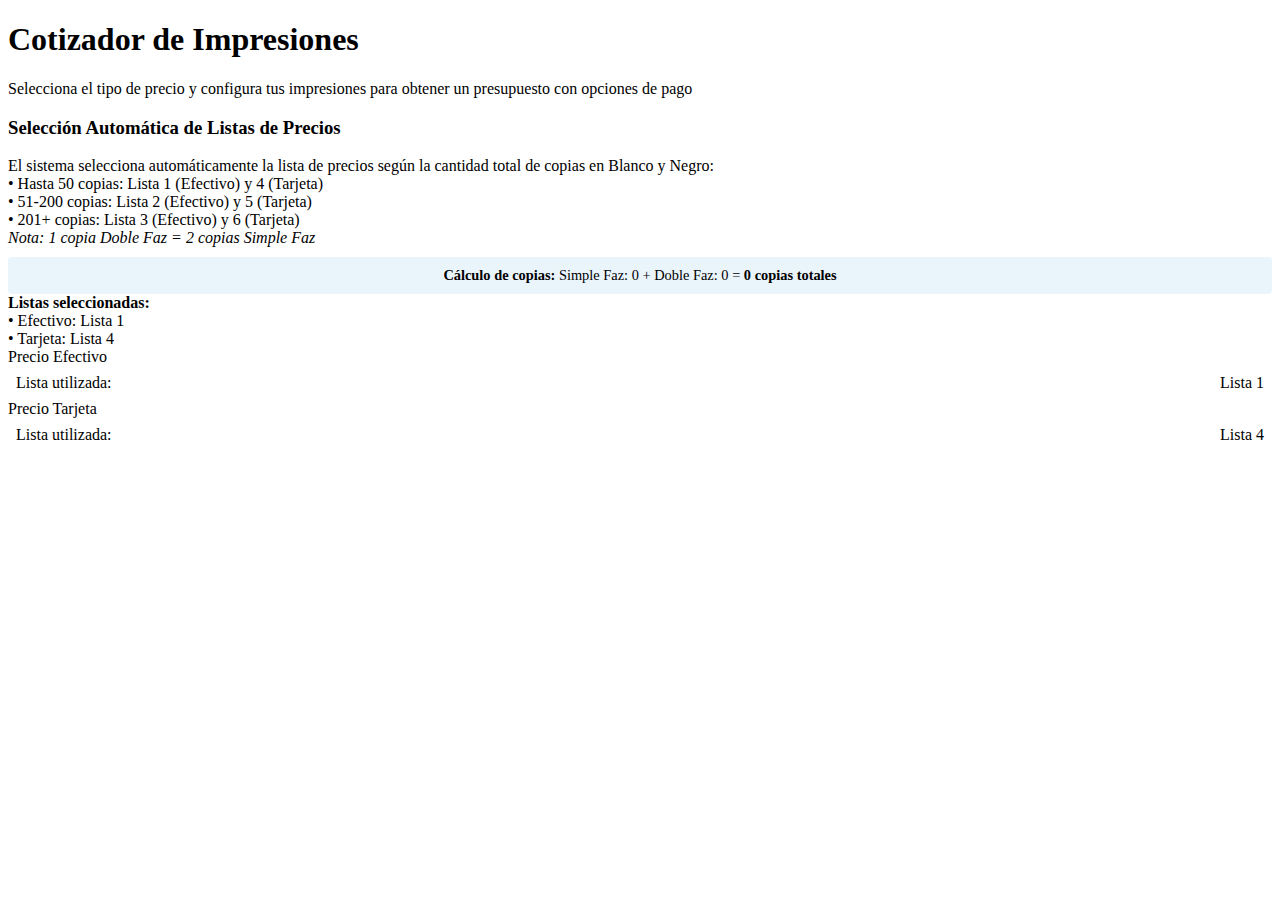
<file: app17.html>
<!DOCTYPE html>
<html lang="es">
<head>
    <meta charset="UTF-8">
    <meta name="viewport" content="width=device-width, initial-scale=1.0">
    <title>Cotizador de Impresiones - Opciones de Pago</title>
    <style>
        /* Estilos existentes... */
        
        /* Nuevos estilos para mostrar las listas utilizadas */
        .listas-utilizadas {
            background-color: #f8f9fa;
            padding: 15px;
            border-radius: var(--border-radius);
            margin-top: 20px;
            border-left: 4px solid var(--warning-color);
        }
        
        .listas-title {
            color: var(--warning-color);
            font-weight: bold;
            margin-bottom: 10px;
            text-align: center;
        }
        
        .lista-item {
            display: flex;
            justify-content: space-between;
            padding: 8px;
            border-bottom: 1px solid #eee;
        }
        
        .lista-item:last-child {
            border-bottom: none;
        }
        
        .lista-nombre {
            font-weight: 600;
        }
        
        .lista-descripcion {
            font-size: 0.9rem;
            color: #7f8c8d;
        }
        
        .info-copias {
            background-color: rgba(52, 152, 219, 0.1);
            padding: 10px;
            border-radius: 4px;
            margin-top: 10px;
            text-align: center;
            border-left: 3px solid var(--primary-color);
            font-size: 0.9rem;
        }
        
        .info-copias strong {
            color: var(--dark-color);
        }
    </style>
</head>
<body>
    <div class="container">
        <header>
            <h1>Cotizador de Impresiones</h1>
            <p class="description">Selecciona el tipo de precio y configura tus impresiones para obtener un presupuesto con opciones de pago</p>
        </header>

        <!-- Selector de variantes de precio -->
        <div class="price-variant-selector">
            <h3>Selección Automática de Precios</h3>
            <div class="variant-info">
                El sistema selecciona automáticamente la lista de precios según la cantidad total de copias en Blanco y Negro:<br>
                • Hasta 50 copias: Lista 1 (Efectivo) y 4 (Tarjeta)<br>
                • 51-200 copias: Lista 2 (Efectivo) y 5 (Tarjeta)<br>
                • 201+ copias: Lista 3 (Efectivo) y 6 (Tarjeta)<br>
                <em>Nota: 1 copia Doble Faz = 2 copias Simple Faz</em>
            </div>
            
            <!-- Mostrar info de copias calculadas -->
            <div class="info-copias" id="info-copias">
                <strong>Cálculo de copias:</strong> Simple Faz: <span id="copias-simple">0</span> + Doble Faz: <span id="copias-doble">0</span> = <strong><span id="total-copias">0</span> copias totales</strong>
            </div>
            
            <!-- Mostrar listas seleccionadas automáticamente -->
            <div class="variant-info" id="listas-seleccionadas">
                <strong>Listas seleccionadas:</strong><br>
                • Efectivo: <span id="lista-efectivo">Lista 1</span><br>
                • Tarjeta: <span id="lista-tarjeta">Lista 4</span>
            </div>
            
            <input type="hidden" id="price-variant" value="1">
            <input type="hidden" id="price-variant-complementaria" value="4">
        </div>
        
        <!-- Resto del código HTML permanece igual hasta la sección de comparación de precios -->
        
        <!-- En la sección de comparación de precios, agregar listas utilizadas -->
        <div class="price-comparison">
            <!-- Columna Precio Efectivo -->
            <div class="price-column effective">
                <div class="price-column-title">Precio Efectivo</div>
                <div class="lista-item">
                    <span>Lista utilizada:</span>
                    <span id="comparison-lista-efectivo">Lista 1</span>
                </div>
                <!-- Resto de los elementos de comparación... -->
            </div>
            
            <!-- Columna Precio Tarjeta -->
            <div class="price-column card">
                <div class="price-column-title">Precio Tarjeta</div>
                <div class="lista-item">
                    <span>Lista utilizada:</span>
                    <span id="comparison-lista-tarjeta">Lista 4</span>
                </div>
                <!-- Resto de los elementos de comparación... -->
            </div>
        </div>
        
        <!-- Nueva sección para mostrar las listas utilizadas -->
        <div class="listas-utilizadas" id="detalle-listas" style="display: none;">
            <div class="listas-title">Listas de Precios Utilizadas</div>
            <div class="lista-item">
                <div>
                    <span class="lista-nombre">Lista Efectivo:</span><br>
                    <span class="lista-descripcion" id="desc-lista-efectivo">Lista 1 - Hasta 50 copias</span>
                </div>
                <div>
                    <span id="nombre-lista-efectivo">Lista 1</span>
                </div>
            </div>
            <div class="lista-item">
                <div>
                    <span class="lista-nombre">Lista Tarjeta:</span><br>
                    <span class="lista-descripcion" id="desc-lista-tarjeta">Lista 4 - Hasta 50 copias</span>
                </div>
                <div>
                    <span id="nombre-lista-tarjeta">Lista 4</span>
                </div>
            </div>
            <div class="lista-item">
                <div>
                    <span class="lista-nombre">Total copias B/N:</span><br>
                    <span class="lista-descripcion">Simple Faz + (Doble Faz × 2)</span>
                </div>
                <div>
                    <strong id="detalle-total-copias">0</strong>
                </div>
            </div>
        </div>
        
        <!-- Resto del código HTML... -->
    </div>

    <script>
        // Cargar precios desde archivo JSON
        let precios = {};
        
        // Variables para el cálculo automático de variantes
        let currentVariant = "1";
        let currentComplementaryVariant = "4";
        
        // Función para cargar datos de ejemplo como fallback
        function cargarDatosDeEjemplo() {
            console.log("Cargando datos de ejemplo...");
            
            precios = {
                "1": {
                    "a4": {
                        "blancoNegro": {
                            "simple": {
                                "80": 10,
                                "90": 12,
                                "100": 15
                            },
                            "doble": {
                                "80": 18,
                                "90": 20,
                                "100": 24
                            }
                        },
                        "color": {
                            "simple": {
                                "80": 25,
                                "90": 30,
                                "100": 35
                            },
                            "doble": {
                                "80": 45,
                                "90": 50,
                                "100": 60
                            }
                        }
                    },
                    "a3": {
                        "blancoNegro": {
                            "simple": {
                                "80": 20,
                                "90": 24,
                                "100": 30
                            },
                            "doble": {
                                "80": 36,
                                "90": 40,
                                "100": 48
                            }
                        },
                        "color": {
                            "simple": {
                                "80": 50,
                                "90": 60,
                                "100": 70
                            },
                            "doble": {
                                "80": 90,
                                "90": 100,
                                "100": 120
                            }
                        }
                    }
                },
                "2": {
                    "a4": {
                        "blancoNegro": {
                            "simple": {
                                "80": 8,
                                "90": 10,
                                "100": 12
                            },
                            "doble": {
                                "80": 15,
                                "90": 17,
                                "100": 20
                            }
                        },
                        "color": {
                            "simple": {
                                "80": 20,
                                "90": 24,
                                "100": 28
                            },
                            "doble": {
                                "80": 36,
                                "90": 40,
                                "100": 48
                            }
                        }
                    }
                },
                "3": {
                    "a4": {
                        "blancoNegro": {
                            "simple": {
                                "80": 6,
                                "90": 8,
                                "100": 10
                            },
                            "doble": {
                                "80": 12,
                                "90": 14,
                                "100": 16
                            }
                        },
                        "color": {
                            "simple": {
                                "80": 15,
                                "90": 18,
                                "100": 21
                            },
                            "doble": {
                                "80": 27,
                                "90": 30,
                                "100": 36
                            }
                        }
                    }
                },
                "4": {
                    "a4": {
                        "blancoNegro": {
                            "simple": {
                                "80": 12,
                                "90": 14,
                                "100": 18
                            },
                            "doble": {
                                "80": 22,
                                "90": 24,
                                "100": 29
                            }
                        },
                        "color": {
                            "simple": {
                                "80": 30,
                                "90": 36,
                                "100": 42
                            },
                            "doble": {
                                "80": 54,
                                "90": 60,
                                "100": 72
                            }
                        }
                    }
                },
                "5": {
                    "a4": {
                        "blancoNegro": {
                            "simple": {
                                "80": 10,
                                "90": 12,
                                "100": 14
                            },
                            "doble": {
                                "80": 18,
                                "90": 20,
                                "100": 24
                            }
                        },
                        "color": {
                            "simple": {
                                "80": 24,
                                "90": 29,
                                "100": 34
                            },
                            "doble": {
                                "80": 43,
                                "90": 48,
                                "100": 58
                            }
                        }
                    }
                },
                "6": {
                    "a4": {
                        "blancoNegro": {
                            "simple": {
                                "80": 8,
                                "90": 10,
                                "100": 12
                            },
                            "doble": {
                                "80": 14,
                                "90": 17,
                                "100": 20
                            }
                        },
                        "color": {
                            "simple": {
                                "80": 18,
                                "90": 22,
                                "100": 26
                            },
                            "doble": {
                                "80": 32,
                                "90": 36,
                                "100": 43
                            }
                        }
                    }
                },
                "anillado": {
                    "pequeño": 5,
                    "mediano": 10,
                    "grande": 15,
                    "mas_grande": 20,
                    "gigante": 25
                }
            };
            
            console.log("Datos de ejemplo cargados exitosamente");
            alert("Se cargaron datos de ejemplo. La aplicación funcionará en modo demo.");
        }

        // VERSIÓN MEJORADA DE CARGAR PRECIOS
        async function cargarPrecios() {
            const url = "./preciosani2.json";
            console.log("Intentando cargar precios desde:", url);
            
            try {
                const resp = await fetch(url);
                
                console.log("Respuesta recibida. Status:", resp.status);
                
                if (!resp.ok) {
                    throw new Error(`HTTP ${resp.status}: ${resp.statusText}`);
                }
                
                const text = await resp.text();
                console.log("Contenido recibido (primeros 500 caracteres):", text.substring(0, 500));
                
                // Verificar que el texto no esté vacío
                if (!text.trim()) {
                    throw new Error("El archivo está vacío");
                }
                
                precios = JSON.parse(text);
                console.log("JSON parseado exitosamente. Claves disponibles:", Object.keys(precios));
                
                // Verificar que la estructura básica sea correcta
                if (!precios["1"]) {
                    console.warn("Advertencia: La estructura del JSON puede no ser la esperada");
                }
                
                init();
                
            } catch (error) {
                console.error('Error detallado al cargar precios:', error);
                
                if (error instanceof SyntaxError) {
                    alert('Error: El archivo preciosani2.json tiene formato JSON inválido. Verifica la sintaxis del archivo.');
                } else if (error.message.includes("HTTP")) {
                    alert(`Error HTTP: ${error.message}\n\nVerifica que el archivo preciosani2.json exista en la misma carpeta que este HTML.`);
                } else if (error.message.includes("vacío")) {
                    alert('Error: El archivo preciosani2.json está vacío. Agrega datos válidos o usa los datos de ejemplo.');
                } else {
                    alert(`Error al cargar los precios: ${error.message}\n\nVerifica que el archivo preciosani2.json exista y sea accesible.`);
                }
                
                // Cargar datos de ejemplo como fallback
                cargarDatosDeEjemplo();
                init();
            }
        }

        // Iniciar carga de precios
        cargarPrecios();        
        
        // Variables globales
        let reservaBn = {
            effectiveTotal: 0,
            cardTotal: 0,
            hojas: 0,
            tamaño: "a4",
            copiasSimples: 0,
            copiasDobles: 0,
            totalCopias: 0
        };
        
        // Elementos del DOM
        const variantInput = document.getElementById('price-variant');
        const variantComplementariaInput = document.getElementById('price-variant-complementaria');
        
        // Elementos para mostrar info de copias
        const copiasSimpleSpan = document.getElementById('copias-simple');
        const copiasDobleSpan = document.getElementById('copias-doble');
        const totalCopiasSpan = document.getElementById('total-copias');
        const listasSeleccionadasDiv = document.getElementById('listas-seleccionadas');
        const listaEfectivoSpan = document.getElementById('lista-efectivo');
        const listaTarjetaSpan = document.getElementById('lista-tarjeta');
        
        // Elementos para mostrar en la comparación
        const comparisonListaEfectivo = document.getElementById('comparison-lista-efectivo');
        const comparisonListaTarjeta = document.getElementById('comparison-lista-tarjeta');
        
        // Elementos para el detalle de listas utilizadas
        const detalleListasDiv = document.getElementById('detalle-listas');
        const nombreListaEfectivo = document.getElementById('nombre-lista-efectivo');
        const descListaEfectivo = document.getElementById('desc-lista-efectivo');
        const nombreListaTarjeta = document.getElementById('nombre-lista-tarjeta');
        const descListaTarjeta = document.getElementById('desc-lista-tarjeta');
        const detalleTotalCopias = document.getElementById('detalle-total-copias');
        
        // Resto de elementos del DOM (existentes)...
        
        // Función para determinar la variante según la cantidad de copias
        function determinarVariantePorCopias(copiasSimples, copiasDobles) {
            // Calcular total de copias (1 doble faz = 2 simples)
            const totalCopias = copiasSimples + (copiasDobles * 2);
            
            // Determinar variantes según el rango de copias
            let varianteEfectivo, varianteTarjeta, descripcion;
            
            if (totalCopias <= 50) {
                varianteEfectivo = "1";
                varianteTarjeta = "4";
                descripcion = "Hasta 50 copias";
            } else if (totalCopias <= 200) {
                varianteEfectivo = "2";
                varianteTarjeta = "5";
                descripcion = "51-200 copias";
            } else {
                varianteEfectivo = "3";
                varianteTarjeta = "6";
                descripcion = "201+ copias";
            }
            
            return {
                efectivo: varianteEfectivo,
                tarjeta: varianteTarjeta,
                totalCopias: totalCopias,
                descripcion: descripcion
            };
        }
        
        // Función para actualizar la información de copias y variantes
        function actualizarInfoCopias() {
            const copiasSimples = parseInt(cantidadBwSimple.value) || 0;
            const copiasDobles = parseInt(cantidadBwDoble.value) || 0;
            
            // Calcular total de copias (1 doble faz = 2 simples)
            const totalCopias = copiasSimples + (copiasDobles * 2);
            
            // Actualizar elementos de visualización
            copiasSimpleSpan.textContent = copiasSimples;
            copiasDobleSpan.textContent = copiasDobles;
            totalCopiasSpan.textContent = totalCopias;
            
            // Determinar variantes según la cantidad de copias
            const variantes = determinarVariantePorCopias(copiasSimples, copiasDobles);
            
            // Actualizar variantes actuales
            currentVariant = variantes.efectivo;
            currentComplementaryVariant = variantes.tarjeta;
            
            // Actualizar inputs ocultos
            variantInput.value = currentVariant;
            variantComplementariaInput.value = currentComplementaryVariant;
            
            // Actualizar elementos de visualización de listas
            listaEfectivoSpan.textContent = `Lista ${currentVariant}`;
            listaTarjetaSpan.textContent = `Lista ${currentComplementaryVariant}`;
            comparisonListaEfectivo.textContent = `Lista ${currentVariant}`;
            comparisonListaTarjeta.textContent = `Lista ${currentComplementaryVariant}`;
            
            // Actualizar descripciones
            descListaEfectivo.textContent = `Lista ${currentVariant} - ${variantes.descripcion}`;
            descListaTarjeta.textContent = `Lista ${currentComplementaryVariant} - ${variantes.descripcion}`;
            nombreListaEfectivo.textContent = `Lista ${currentVariant}`;
            nombreListaTarjeta.textContent = `Lista ${currentComplementaryVariant}`;
            detalleTotalCopias.textContent = variantes.totalCopias;
            
            // Mostrar detalle de listas si hay copias
            if (totalCopias > 0) {
                detalleListasDiv.style.display = 'block';
            } else {
                detalleListasDiv.style.display = 'none';
            }
            
            // Actualizar en reserva
            reservaBn.copiasSimples = copiasSimples;
            reservaBn.copiasDobles = copiasDobles;
            reservaBn.totalCopias = variantes.totalCopias;
        }
        
        // Modificar la función calcularCotizacionBn para incluir actualización de variantes
        function calcularCotizacionBn() {
            const tamaño = tamañoBwInput.value;
            const gramaje = gramajeBw.value;
            const cantidadSimple = parseInt(cantidadBwSimple.value) || 0;
            const cantidadDoble = parseInt(cantidadBwDoble.value) || 0;
            
            // Actualizar información de copias y variantes
            actualizarInfoCopias();
            
            // Obtener precios actuales según la variante
            const preciosActuales = precios[currentVariant];
            const preciosComplementarios = precios[currentComplementaryVariant];
            
            let precioSimple = 0;
            let precioDoble = 0;
            let precioSimpleCard = 0;
            let precioDobleCard = 0;
            
            // Verificar si los precios existen en el JSON
            if (preciosActuales && 
                preciosActuales[tamaño] && 
                preciosActuales[tamaño].blancoNegro &&
                preciosActuales[tamaño].blancoNegro.simple &&
                preciosActuales[tamaño].blancoNegro.simple[gramaje] &&
                preciosActuales[tamaño].blancoNegro.doble &&
                preciosActuales[tamaño].blancoNegro.doble[gramaje]) {
                
                // Obtener precios según tamaño y gramaje (efectivo)
                precioSimple = preciosActuales[tamaño].blancoNegro.simple[gramaje];
                precioDoble = preciosActuales[tamaño].blancoNegro.doble[gramaje];
                
                // Obtener precios según tamaño y gramaje (tarjeta)
                if (preciosComplementarios && 
                    preciosComplementarios[tamaño] && 
                    preciosComplementarios[tamaño].blancoNegro &&
                    preciosComplementarios[tamaño].blancoNegro.simple &&
                    preciosComplementarios[tamaño].blancoNegro.simple[gramaje] &&
                    preciosComplementarios[tamaño].blancoNegro.doble &&
                    preciosComplementarios[tamaño].blancoNegro.doble[gramaje]) {
                    
                    precioSimpleCard = preciosComplementarios[tamaño].blancoNegro.simple[gramaje];
                    precioDobleCard = preciosComplementarios[tamaño].blancoNegro.doble[gramaje];
                }
            }
            
            // Calcular costo de impresiones (efectivo)
            const costoSimple = cantidadSimple * precioSimple;
            const costoDoble = cantidadDoble * precioDoble;
            
            // Calcular costo de impresiones (tarjeta)
            const costoSimpleCard = cantidadSimple * precioSimpleCard;
            const costoDobleCard = cantidadDoble * precioDobleCard;
            
            // Calcular total de hojas
            const totalHojas = cantidadSimple + cantidadDoble;
            
            // Calcular totales
            const totalEfectivo = costoSimple + costoDoble;
            const totalTarjeta = costoSimpleCard + costoDobleCard;
            
            // Actualizar resumen (mostramos solo el efectivo en esta sección)
            resumenBwSimple.textContent = `$${costoSimple}`;
            resumenBwDoble.textContent = `$${costoDoble}`;
            resumenBwHojas.textContent = totalHojas;
            resumenBwTotal.textContent = `$${totalEfectivo}`;
            
            // Guardar en reserva
            reservaBn = {
                effectiveTotal: totalEfectivo,
                cardTotal: totalTarjeta,
                hojas: totalHojas,
                tamaño: tamaño,
                copiasSimples: cantidadSimple,
                copiasDobles: cantidadDoble,
                totalCopias: reservaBn.totalCopias
            };
            
            // Actualizar opciones de gramaje basadas en la nueva variante
            actualizarOpcionesGramaje();
            
            // Actualizar precios mostrados
            actualizarPreciosMostrados();
            
            // Actualizar precios de anillado
            actualizarPreciosAnillado();
            
            // Actualizar resumen de reserva
            reservaBnTotal.textContent = `$${totalEfectivo}`;
            reservaBnHojas.textContent = totalHojas;
        }
        
        // Modificar la función calcularCotizacionColor para usar las variantes correctas
        function calcularCotizacionColor() {
            const tamaño = tamañoColorInput.value;
            const gramaje = gramajeColor.value;
            const cantidadSimple = parseInt(cantidadColorSimple.value) || 0;
            const cantidadDoble = parseInt(cantidadColorDoble.value) || 0;
            
            // Obtener precios actuales según la variante
            const preciosActuales = precios[currentVariant];
            const preciosComplementarios = precios[currentComplementaryVariant];
            
            let precioSimple = 0;
            let precioDoble = 0;
            let precioSimpleCard = 0;
            let precioDobleCard = 0;
            let costoAnillado = 0;
            let costoAnilladoCard = 0;
            
            // Verificar si los precios de impresión existen en el JSON
            if (preciosActuales && 
                preciosActuales[tamaño] && 
                preciosActuales[tamaño].color &&
                preciosActuales[tamaño].color.simple &&
                preciosActuales[tamaño].color.simple[gramaje] &&
                preciosActuales[tamaño].color.doble &&
                preciosActuales[tamaño].color.doble[gramaje]) {
                
                // Obtener precios según tamaño y gramaje (efectivo)
                precioSimple = preciosActuales[tamaño].color.simple[gramaje];
                precioDoble = preciosActuales[tamaño].color.doble[gramaje];
                
                // Obtener precios según tamaño y gramaje (tarjeta)
                if (preciosComplementarios && 
                    preciosComplementarios[tamaño] && 
                    preciosComplementarios[tamaño].color &&
                    preciosComplementarios[tamaño].color.simple &&
                    preciosComplementarios[tamaño].color.simple[gramaje] &&
                    preciosComplementarios[tamaño].color.doble &&
                    preciosComplementarios[tamaño].color.doble[gramaje]) {
                    
                    precioSimpleCard = preciosComplementarios[tamaño].color.simple[gramaje];
                    precioDobleCard = preciosComplementarios[tamaño].color.doble[gramaje];
                }
            }
            
            // Calcular costo de impresiones (efectivo)
            const costoSimple = cantidadSimple * precioSimple;
            const costoDoble = cantidadDoble * precioDoble;
            
            // Calcular costo de impresiones (tarjeta)
            const costoSimpleCard = cantidadSimple * precioSimpleCard;
            const costoDobleCard = cantidadDoble * precioDobleCard;
            
            // Calcular total de hojas
            const totalHojas = cantidadSimple + cantidadDoble;
            
            // Calcular costo de anillado si está seleccionado
            if (anilladoCheckbox.checked) {
                const tipoAnilladoSeleccionado = tipoAnillado.value;
                
                if (preciosActuales && preciosActuales.anillado) {
                    costoAnillado = preciosActuales.anillado[tipoAnilladoSeleccionado] || 0;
                }
                
                if (preciosComplementarios && preciosComplementarios.anillado) {
                    costoAnilladoCard = preciosComplementarios.anillado[tipoAnilladoSeleccionado] || 0;
                }
            }
            
            // Calcular subtotales
            const subtotalColorEfectivo = costoSimple + costoDoble;
            const subtotalColorTarjeta = costoSimpleCard + costoDobleCard;
            
            // Calcular totales generales
            const totalGeneralEfectivo = reservaBn.effectiveTotal + subtotalColorEfectivo + costoAnillado;
            const totalGeneralTarjeta = reservaBn.cardTotal + subtotalColorTarjeta + costoAnilladoCard;
            
            // Actualizar comparación de precios
            updatePriceComparison(
                costoSimple, costoDoble, totalHojas, costoAnillado, reservaBn.effectiveTotal, totalGeneralEfectivo,
                costoSimpleCard, costoDobleCard, totalHojas, costoAnilladoCard, reservaBn.cardTotal, totalGeneralTarjeta
            );
            
            // Calcular y mostrar diferencia
            updatePriceDifference(totalGeneralEfectivo, totalGeneralTarjeta);
        }
        
        // Eliminar la función getComplementaryVariant ya que ahora la calculamos dinámicamente
        // Modificar las funciones actualizarOpcionesGramaje, actualizarPreciosAnillado y actualizarPreciosMostrados
        // para usar currentVariant y currentComplementaryVariant
        
        // Modificar la función actualizarPreciosAnillado
        function actualizarPreciosAnillado() {
            const preciosActuales = precios[currentVariant];
            const preciosComplementarios = precios[currentComplementaryVariant];
            
            if (!preciosActuales || !preciosActuales.anillado) return;
            
            // Actualizar opciones de anillado
            const anilladoOptionsSelect = document.getElementById('tipo-anillado');
            if (anilladoOptionsSelect) {
                anilladoOptionsSelect.innerHTML = '';
                
                // Obtener precios de ambas variantes
                const precioPequeño = preciosActuales.anillado.pequeño || 0;
                const precioComplementarioPequeño = preciosComplementarios ? (preciosComplementarios.anillado.pequeño || 0) : 0;
                
                const precioMediano = preciosActuales.anillado.mediano || 0;
                const precioComplementarioMediano = preciosComplementarios ? (preciosComplementarios.anillado.mediano || 0) : 0;
                
                const precioGrande = preciosActuales.anillado.grande || 0;
                const precioComplementarioGrande = preciosComplementarios ? (preciosComplementarios.anillado.grande || 0) : 0;
                
                const precioMasGrande = preciosActuales.anillado.mas_grande || 0;
                const precioComplementarioMasGrande = preciosComplementarios ? (preciosComplementarios.anillado.mas_grande || 0) : 0;
                
                const precioGigante = preciosActuales.anillado.gigante || 0;
                const precioComplementarioGigante = preciosComplementarios ? (preciosComplementarios.anillado.gigante || 0) : 0;
                
                // Pequeño
                const optionPequeño = document.createElement('option');
                optionPequeño.value = 'pequeño';
                optionPequeño.textContent = `Pequeño (hasta 50 hojas) - Efectivo: $${precioPequeño} | Tarjeta: $${precioComplementarioPequeño}`;
                anilladoOptionsSelect.appendChild(optionPequeño);
                
                // Mediano
                const optionMediano = document.createElement('option');
                optionMediano.value = 'mediano';
                optionMediano.textContent = `Mediano (51-100 hojas) - Efectivo: $${precioMediano} | Tarjeta: $${precioComplementarioMediano}`;
                anilladoOptionsSelect.appendChild(optionMediano);
                
                // Grande
                const optionGrande = document.createElement('option');
                optionGrande.value = 'grande';
                optionGrande.textContent = `Grande (101-200 hojas) - Efectivo: $${precioGrande} | Tarjeta: $${precioComplementarioGrande}`;
                anilladoOptionsSelect.appendChild(optionGrande);
                
                // Más Grande
                const optionMasGrande = document.createElement('option');
                optionMasGrande.value = 'mas_grande';
                optionMasGrande.textContent = `Más Grande (201-500 hojas) - Efectivo: $${precioMasGrande} | Tarjeta: $${precioComplementarioMasGrande}`;
                anilladoOptionsSelect.appendChild(optionMasGrande);
                
                // Gigante
                const optionGigante = document.createElement('option');
                optionGigante.value = 'gigante';
                optionGigante.textContent = `Gigante (500+ hojas) - Efectivo: $${precioGigante} | Tarjeta: $${precioComplementarioGigante}`;
                anilladoOptionsSelect.appendChild(optionGigante);
            }
        }
        
        // Modificar la función actualizarPreciosMostrados
        function actualizarPreciosMostrados() {
            const tamañoBw = tamañoBwInput.value;
            const tamañoColor = tamañoColorInput.value;
            const gramajeBwVal = gramajeBw.value;
            const gramajeColorVal = gramajeColor.value;
            
            // Obtener precios actuales según la variante
            const preciosActuales = precios[currentVariant];
            const preciosComplementarios = precios[currentComplementaryVariant];
            
            // Actualizar precios B/N si existen
            if (preciosActuales && 
                preciosActuales[tamañoBw] && 
                preciosActuales[tamañoBw].blancoNegro && 
                preciosActuales[tamañoBw].blancoNegro.simple &&
                preciosActuales[tamañoBw].blancoNegro.simple[gramajeBwVal]) {
                
                const precioBwSimple = preciosActuales[tamañoBw].blancoNegro.simple[gramajeBwVal];
                const precioBwDoble = preciosActuales[tamañoBw].blancoNegro.doble[gramajeBwVal];
                const precioBwSimpleCard = preciosComplementarios ? (preciosComplementarios[tamañoBw].blancoNegro.simple[gramajeBwVal] || 0) : 0;
                const precioBwDobleCard = preciosComplementarios ? (preciosComplementarios[tamañoBw].blancoNegro.doble[gramajeBwVal] || 0) : 0;
                
                bwSimplePrice.textContent = `Precio efectivo: $${precioBwSimple} | Tarjeta: $${precioBwSimpleCard}`;
                bwDoblePrice.textContent = `Precio efectivo: $${precioBwDoble} | Tarjeta: $${precioBwDobleCard}`;
            } else {
                bwSimplePrice.textContent = `Precio: -`;
                bwDoblePrice.textContent = `Precio: -`;
            }
            
            // Actualizar precios Color si existen
            if (preciosActuales && 
                preciosActuales[tamañoColor] && 
                preciosActuales[tamañoColor].color && 
                preciosActuales[tamañoColor].color.simple &&
                preciosActuales[tamañoColor].color.simple[gramajeColorVal]) {
                
                const precioColorSimple = preciosActuales[tamañoColor].color.simple[gramajeColorVal];
                const precioColorDoble = preciosActuales[tamañoColor].color.doble[gramajeColorVal];
                const precioColorSimpleCard = preciosComplementarios ? (preciosComplementarios[tamañoColor].color.simple[gramajeColorVal] || 0) : 0;
                const precioColorDobleCard = preciosComplementarios ? (preciosComplementarios[tamañoColor].color.doble[gramajeColorVal] || 0) : 0;
                
                colorSimplePrice.textContent = `Precio efectivo: $${precioColorSimple} | Tarjeta: $${precioColorSimpleCard}`;
                colorDoblePrice.textContent = `Precio efectivo: $${precioColorDoble} | Tarjeta: $${precioColorDobleCard}`;
            } else {
                colorSimplePrice.textContent = `Precio: -`;
                colorDoblePrice.textContent = `Precio: -`;
            }
        }
        
        // Modificar la función setupVariantSelectors para deshabilitar la selección manual
        function setupVariantSelectors() {
            // Ocultar o deshabilitar los selectores de variante ya que ahora es automático
            const variantOptionsContainer = document.querySelector('.variant-options');
            if (variantOptionsContainer) {
                variantOptionsContainer.style.display = 'none';
            }
            
            // Actualizar el título del selector
            const selectorTitle = document.querySelector('.price-variant-selector h3');
            if (selectorTitle) {
                selectorTitle.textContent = 'Selección Automática de Listas de Precios';
            }
        }
        
        // Inicializar todo
        function init() {
            // Verificar si los precios están cargados
            if (!precios || Object.keys(precios).length === 0) {
                console.error('Los precios no se cargaron correctamente');
                alert('No se pudieron cargar los precios. Usando datos de ejemplo.');
                cargarDatosDeEjemplo();
                return;
            }
            
            setupVariantSelectors();
            setupTamañoSelectors();
            setupTabs();
            setupAnilladoToggle();
            setupReservarBn();
            setupCalcularFinal();
            setupEventListeners();
            
            // Actualizar selectores de gramaje basados en lo que existe en el JSON
            actualizarOpcionesGramaje();
            
            // Actualizar precios de anillado
            actualizarPreciosAnillado();
            
            actualizarPreciosMostrados();
            calcularCotizacionBn();
            calcularCotizacionColor();
        }
        
        // El resto de las funciones permanecen igual...
    </script>
</body>
</html>
</file>
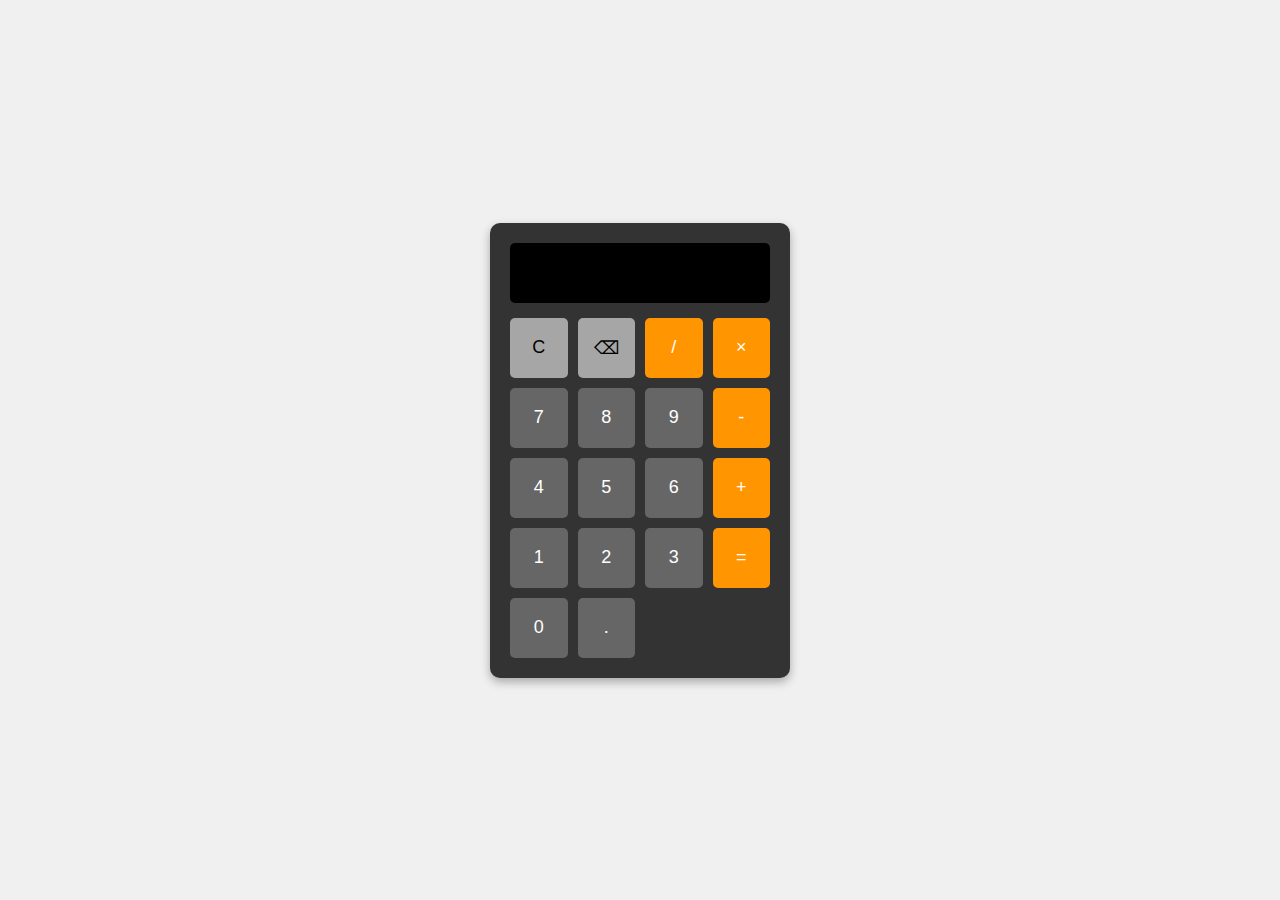
<file: calculadora.html>
<!DOCTYPE html>
<html lang="es">
<head>
    <meta charset="UTF-8">
    <meta name="viewport" content="width=device-width, initial-scale=1.0">
    <title>Calculadora JavaScript</title>
    <link rel="stylesheet" href="style.css">
</head>
<body>
    <div class="calculator">
        <div class="display">
            <input type="text" id="result" readonly>
        </div>
        <div class="buttons">
            <button onclick="clearDisplay()" class="btn-clear">C</button>
            <button onclick="deleteLast()" class="btn-clear">⌫</button>
            <button onclick="appendToDisplay('/')" class="btn-operator">/</button>
            <button onclick="appendToDisplay('*')" class="btn-operator">×</button>
            
            <button onclick="appendToDisplay('7')" class="btn-number">7</button>
            <button onclick="appendToDisplay('8')" class="btn-number">8</button>
            <button onclick="appendToDisplay('9')" class="btn-number">9</button>
            <button onclick="appendToDisplay('-')" class="btn-operator">-</button>
            
            <button onclick="appendToDisplay('4')" class="btn-number">4</button>
            <button onclick="appendToDisplay('5')" class="btn-number">5</button>
            <button onclick="appendToDisplay('6')" class="btn-number">6</button>
            <button onclick="appendToDisplay('+')" class="btn-operator">+</button>
            
            <button onclick="appendToDisplay('1')" class="btn-number">1</button>
            <button onclick="appendToDisplay('2')" class="btn-number">2</button>
            <button onclick="appendToDisplay('3')" class="btn-number">3</button>
            <button onclick="calculate()" class="btn-equals" rowspan="2">=</button>
            
            <button onclick="appendToDisplay('0')" class="btn-number" colspan="2">0</button>
            <button onclick="appendToDisplay('.')" class="btn-number">.</button>
        </div>
    </div>
    <script src="script.js"></script>
</body>
</html>
</file>
<file: style.css>
* {
    margin: 0;
    padding: 0;
    box-sizing: border-box;
}

body {
    font-family: Arial, sans-serif;
    background-color: #f0f0f0;
    display: flex;
    justify-content: center;
    align-items: center;
    min-height: 100vh;
}

.calculator {
    background-color: #333;
    border-radius: 10px;
    padding: 20px;
    box-shadow: 0 4px 10px rgba(0, 0, 0, 0.3);
    width: 300px;
}

.display {
    margin-bottom: 15px;
}

#result {
    width: 100%;
    height: 60px;
    font-size: 24px;
    text-align: right;
    padding: 10px;
    border: none;
    border-radius: 5px;
    background-color: #000;
    color: #fff;
}

.buttons {
    display: grid;
    grid-template-columns: repeat(4, 1fr);
    gap: 10px;
}

button {
    height: 60px;
    font-size: 18px;
    border: none;
    border-radius: 5px;
    cursor: pointer;
    transition: background-color 0.2s;
}

.btn-number {
    background-color: #666;
    color: white;
}

.btn-number:hover {
    background-color: #777;
}

.btn-operator {
    background-color: #ff9500;
    color: white;
}

.btn-operator:hover {
    background-color: #ffaa33;
}

.btn-clear {
    background-color: #a6a6a6;
    color: black;
}

.btn-clear:hover {
    background-color: #bfbfbf;
}

.btn-equals {
    background-color: #ff9500;
    color: white;
    grid-row: span 2;
}

.btn-equals:hover {
    background-color: #ffaa33;
}
</file>
